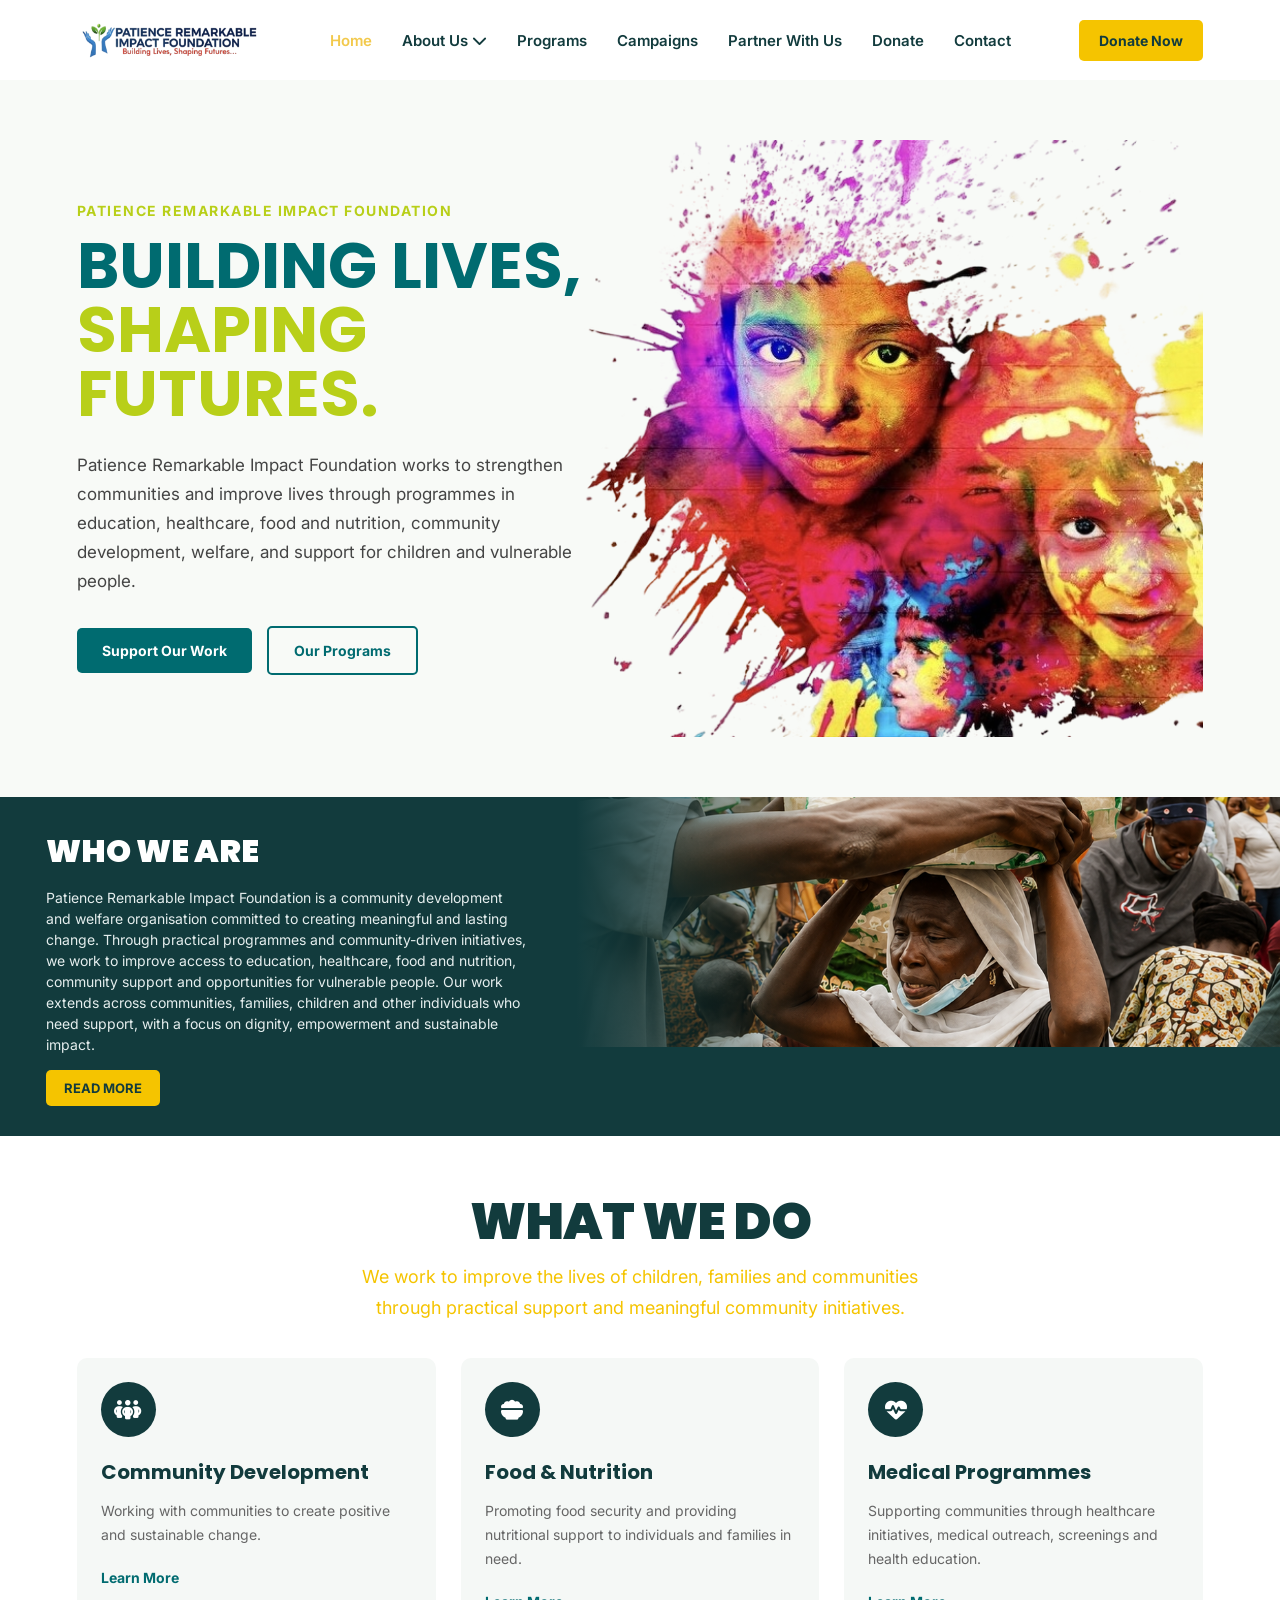
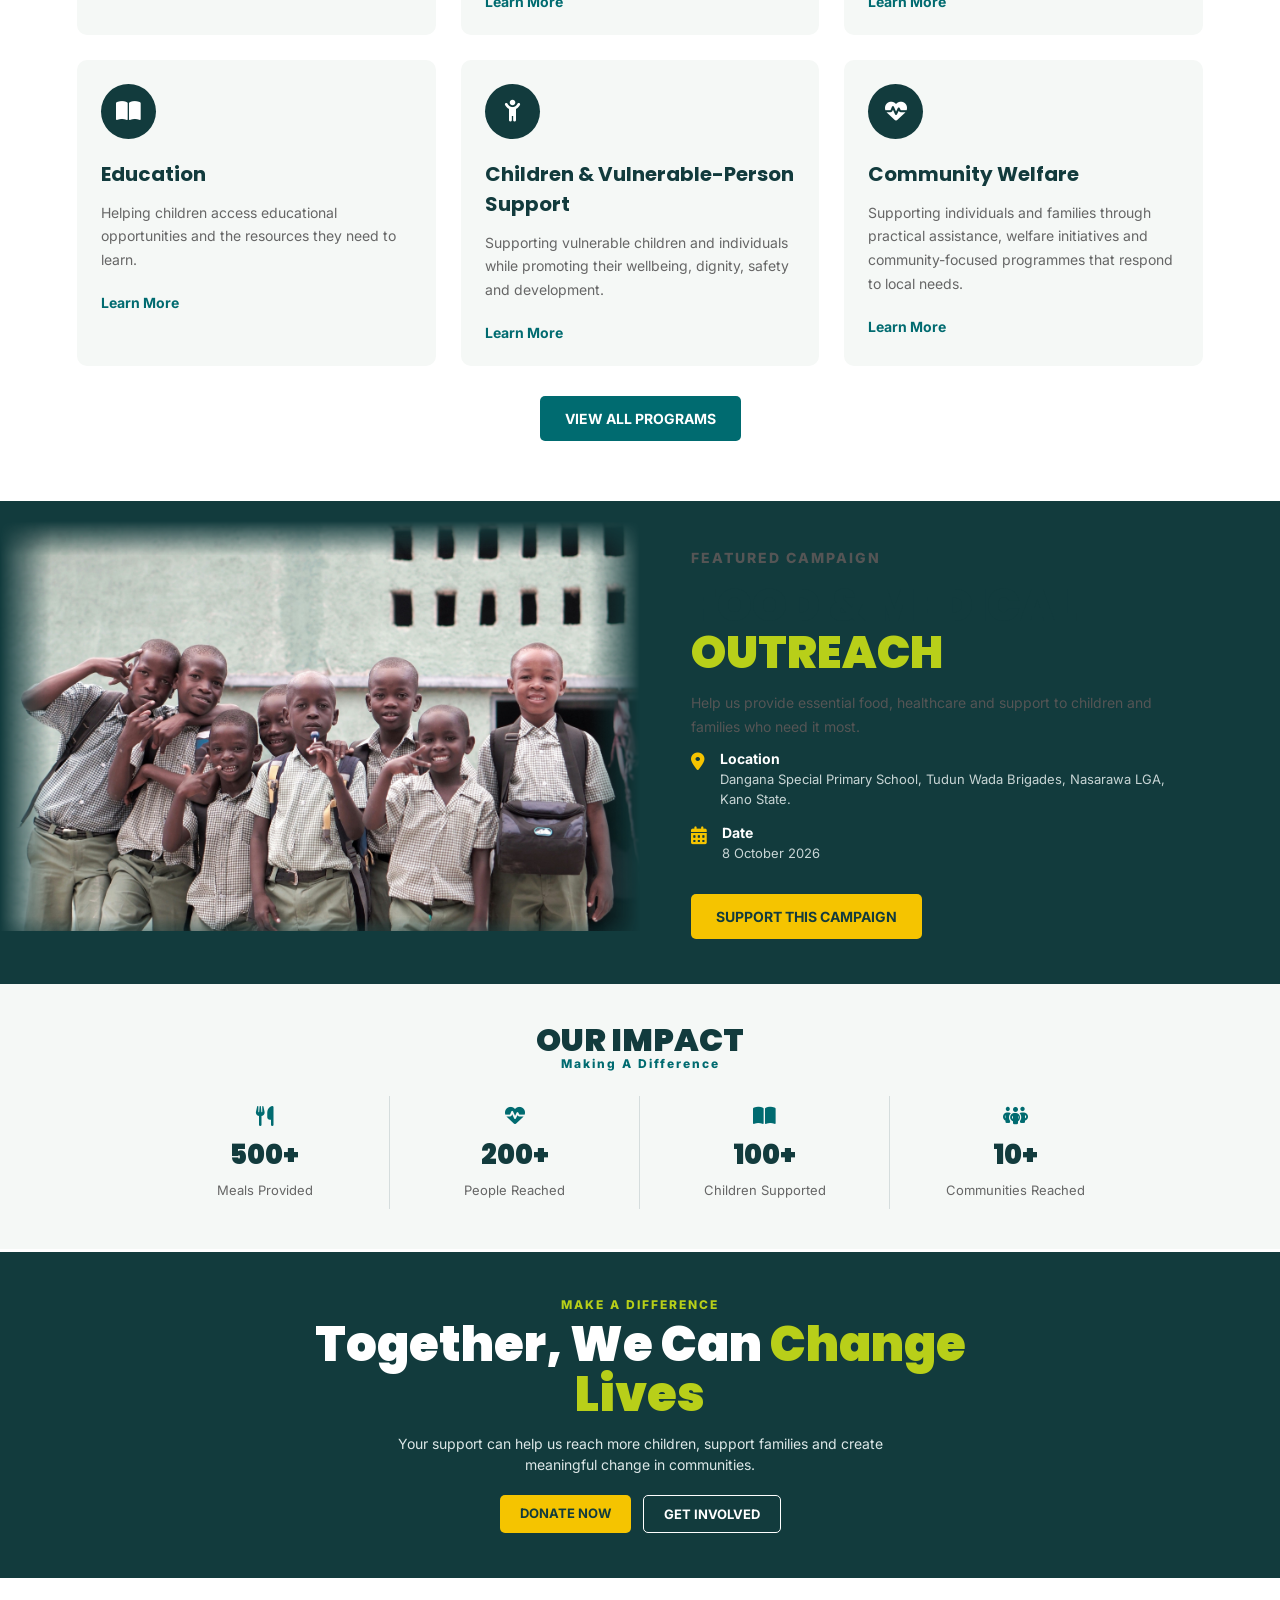
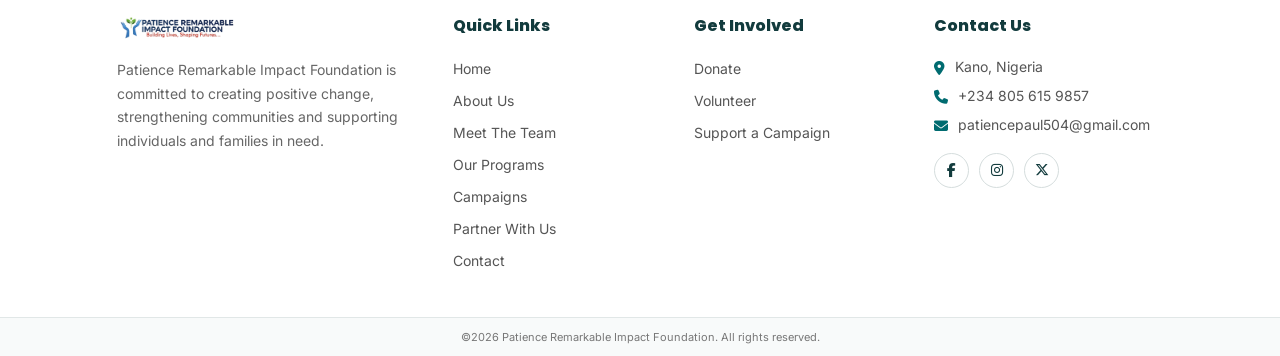
<file: index.html>
<!doctype html>
<html lang="en">
  <head>
    <meta charset="UTF-8" />
    <meta name="viewport" content="width=device-width, initial-scale=1.0" />

    <title>Patience Remarkable Impact Foundation</title>

    <meta
      name="description"
      content="Patience Remarkable Impact Foundation works to support vulnerable children and communities through meaningful programs, campaigns, and community initiatives."
    />

    <link rel="stylesheet" href="css/style.css" />

    <link
      rel="stylesheet"
      href="https://cdnjs.cloudflare.com/ajax/libs/font-awesome/6.7.2/css/all.min.css"
    />
    <link rel="preconnect" href="https://fonts.googleapis.com" />
    <link rel="preconnect" href="https://fonts.gstatic.com" crossorigin />
    <link
      href="https://fonts.googleapis.com/css2?family=Inter:wght@400;500;600;700&family=Poppins:wght@600;700;800;900&display=swap"
      rel="stylesheet"
    />
  </head>

  <body>
    <header>
      <nav class="navbar">
        <a href="index.html" class="logo">
          <img
            src="images/logo.png"
            alt="Patience Remarkable Impact Foundation logo"
          />
        </a>

        <ul class="nav-links">
          <li><a href="index.html" class="nav-index active">Home</a></li>
          <li class="dropdown">
            <a href="about.html">
              About Us
              <i class="fa-solid fa-chevron-down"></i>
            </a>

            <ul class="dropdown-menu">
              <li>
                <a href="about.html">Who We Are</a>
              </li>

              <li>
                <a href="team.html">Meet Our Team</a>
              </li>
            </ul>
          </li>
          <li><a href="programs.html">Programs</a></li>
          <li><a href="campaigns.html">Campaigns</a></li>
          <li><a href="partner.html">Partner With Us</a></li>
          <li><a href="donate.html">Donate</a></li>
          <li><a href="contact.html">Contact</a></li>
        </ul>

        <a href="donate.html" class="donate-btn"> Donate Now </a>

        <button class="menu-toggle" aria-label="Open navigation menu">
          <i class="fa-solid fa-bars"></i>
        </button>
      </nav>
    </header>

    <main>
      <section class="hero">
        <div class="hero-content">
          <p class="hero-subtitle">PATIENCE REMARKABLE IMPACT FOUNDATION</p>

          <h1>
            Building Lives,<br />
            <span>Shaping Futures.</span>
          </h1>

          <p class="hero-text">
            Patience Remarkable Impact Foundation works to strengthen
            communities and improve lives through programmes in education,
            healthcare, food and nutrition, community development, welfare, and
            support for children and vulnerable people.
          </p>

          <div class="hero-buttons">
            <a href="donate.html" class="btn btn-primary"> Support Our Work </a>

            <a href="programs.html" class="btn btn-secondary"> Our Programs </a>
          </div>
        </div>

        <div class="hero-image">
          <img
            src="images/hero-children.png"
            alt="Children supported by Patience Remarkable Impact Foundation"
          />
        </div>
      </section>

      <section class="about-preview">
        <div class="about-content">
          <h2>WHO WE ARE</h2>

          <p>
            Patience Remarkable Impact Foundation is a community development and
            welfare organisation committed to creating meaningful and lasting
            change. Through practical programmes and community-driven
            initiatives, we work to improve access to education, healthcare,
            food and nutrition, community support and opportunities for
            vulnerable people. Our work extends across communities, families,
            children and other individuals who need support, with a focus on
            dignity, empowerment and sustainable impact.
          </p>

          <a href="about.html" class="btn about-btn"> READ MORE </a>
        </div>

        <div class="about-image">
          <img
            src="images/about-children.jpg"
            alt="Children supported by Patience Remarkable Impact Foundation"
          />
        </div>
      </section>
      <section class="programs-preview">
        <div class="section-heading">
          <h2>WHAT WE DO</h2>

          <p>
            We work to improve the lives of children, families and communities
            through practical support and meaningful community initiatives.
          </p>
        </div>

        <div class="programs-grid">
          <article class="program-card">
            <div class="program-icon">
              <i class="fa-solid fa-people-group"></i>
            </div>

            <h3>Community Development</h3>

            <p>
              Working with communities to create positive and sustainable
              change.
            </p>

            <a href="programs.html"> Learn More </a>
          </article>

          <article class="program-card">
            <div class="program-icon">
              <i class="fa-solid fa-bowl-food"></i>
            </div>

            <h3>Food & Nutrition</h3>

            <p>
              Promoting food security and providing nutritional support to
              individuals and families in need.
            </p>

            <a href="programs.html"> Learn More </a>
          </article>

          <article class="program-card">
            <div class="program-icon">
              <i class="fa-solid fa-heart-pulse"></i>
            </div>

            <h3>Medical Programmes</h3>

            <p>
              Supporting communities through healthcare initiatives, medical
              outreach, screenings and health education.
            </p>

            <a href="programs.html"> Learn More </a>
          </article>

          <article class="program-card">
            <div class="program-icon">
              <i class="fa-solid fa-book-open"></i>
            </div>

            <h3>Education</h3>

            <p>
              Helping children access educational opportunities and the
              resources they need to learn.
            </p>

            <a href="programs.html"> Learn More </a>
          </article>

          <article class="program-card">
            <div class="program-icon">
              <i class="fa-solid fa-child-reaching"></i>
            </div>

            <h3>Children & Vulnerable-Person Support</h3>

            <p>
              Supporting vulnerable children and individuals while promoting
              their wellbeing, dignity, safety and development.
            </p>

            <a href="programs.html"> Learn More </a>
          </article>

          <article class="program-card">
            <div class="program-icon">
              <i class="fa-solid fa-heart-pulse"></i>
            </div>

            <h3>Community Welfare</h3>

            <p>
              Supporting individuals and families through practical assistance,
              welfare initiatives and community-focused programmes that respond
              to local needs.
            </p>

            <a href="programs.html"> Learn More </a>
          </article>
        </div>
        <div class="programs-button">
          <a href="programs.html" class="btn btn-primary">
            VIEW ALL PROGRAMS
          </a>
        </div>
      </section>
      <section class="campaign-preview">
        <div class="campaign-image">
          <img
            src="images/outreach.jpg"
            alt="Patience Remarkable Impact Foundation outreach"
          />
        </div>

        <div class="campaign-content">
          <p class="campaign-label">FEATURED CAMPAIGN</p>

          <h2>
            Food & Medical
            <span>Outreach</span>
          </h2>

          <p>
            Help us provide essential food, healthcare and support to children
            and families who need it most.
          </p>

          <div class="campaign-details">
            <div class="campaign-detail">
              <i class="fa-solid fa-location-dot"></i>

              <div>
                <strong>Location</strong>
                <p>
                  Dangana Special Primary School, Tudun Wada Brigades, Nasarawa
                  LGA, Kano State.
                </p>
              </div>
            </div>

            <div class="campaign-detail">
              <i class="fa-solid fa-calendar-days"></i>

              <div>
                <strong>Date</strong>
                <p>8 October 2026</p>
              </div>
            </div>
          </div>

          <a href="donate.html" class="btn campaign-btn">
            SUPPORT THIS CAMPAIGN
          </a>
        </div>
      </section>

      <section class="impact-section">
        <div class="impact-heading">
          <h2>OUR IMPACT</h2>

          <p>Making A Difference</p>
        </div>

        <div class="impact-stats">
          <div class="impact-stat">
            <i class="fa-solid fa-utensils"></i>

            <h3>500+</h3>

            <span>Meals Provided</span>
          </div>

          <div class="impact-stat">
            <i class="fa-solid fa-heart-pulse"></i>

            <h3>200+</h3>

            <span>People Reached</span>
          </div>

          <div class="impact-stat">
            <i class="fa-solid fa-book-open"></i>

            <h3>100+</h3>

            <span>Children Supported</span>
          </div>

          <div class="impact-stat">
            <i class="fa-solid fa-people-group"></i>

            <h3>10+</h3>

            <span>Communities Reached</span>
          </div>
        </div>
      </section>

      <section class="cta-section">
        <div class="cta-content">
          <p class="cta-label">MAKE A DIFFERENCE</p>

          <h2>
            Together, We Can
            <span>Change Lives</span>
          </h2>

          <p>
            Your support can help us reach more children, support families and
            create meaningful change in communities.
          </p>

          <div class="cta-buttons">
            <a href="donate.html" class="btn cta-primary"> DONATE NOW </a>

            <a href="contact.html" class="btn cta-secondary"> GET INVOLVED </a>
          </div>
        </div>
      </section>
    </main>

    <footer class="footer">
      <div class="footer-container">
        <!-- ABOUT -->
        <div class="footer-column footer-about">
          <img
            src="images/logo.png"
            alt="Patience Remarkable Impact Foundation"
            class="footer-logo"
          />

          <p>
           <p>
  Patience Remarkable Impact Foundation is committed to creating
  positive change, strengthening communities and supporting individuals
  and families in need.
</p>
          </p>
        </div>

        <!-- QUICK LINKS -->
        <div class="footer-column">
          <h3>Quick Links</h3>

          <ul>
            <li>
              <a href="index.html">Home</a>
            </li>

            <li>
              <a href="about.html">About Us</a>
            </li>

            <li>
              <a href="team.html">Meet The Team</a>
            </li>

            <li>
              <a href="programs.html">Our Programs</a>
            </li>

            <li>
              <a href="campaigns.html">Campaigns</a>
            </li>

            <li>
              <a href="partner.html">Partner With Us</a>
            </li>

            <li>
              <a href="contact.html">Contact</a>
            </li>
          </ul>
        </div>

        <!-- GET INVOLVED -->
        <div class="footer-column">
          <h3>Get Involved</h3>

          <ul>
            <li>
              <a href="donate.html">Donate</a>
            </li>

            <li>
              <a href="contact.html">Volunteer</a>
            </li>

            <li>
              <a href="campaigns.html">Support a Campaign</a>
            </li>
          </ul>
        </div>

        <!-- CONTACT -->
        <div class="footer-column">
          <h3>Contact Us</h3>

          <div class="footer-contact">
            <p>
              <i class="fa-solid fa-location-dot"></i>
              Kano, Nigeria
            </p>

            <p>
              <i class="fa-solid fa-phone"></i>
              +234 805 615 9857
            </p>

            <p>
              <i class="fa-solid fa-envelope"></i>
              patiencepaul504@gmail.com
            </p>
          </div>

          <div class="social-links">
            <a href="#" aria-label="Facebook">
              <i class="fa-brands fa-facebook-f"></i>
            </a>

            <a
              href="https://www.instagram.com/thepatienceimpactfoundation?utm_source=qr"
              aria-label="Instagram"
            >
              <i class="fa-brands fa-instagram"></i>
            </a>

            <a href="#" aria-label="Twitter">
              <i class="fa-brands fa-x-twitter"></i>
            </a>
          </div>
        </div>
      </div>

      <!-- COPYRIGHT -->

      <div class="footer-bottom">
        <p>
          ©<span id="current-year"> </span> Patience Remarkable Impact
          Foundation. All rights reserved.
        </p>
      </div>
    </footer>

    <script src="js/script.js"></script>
  </body>
</html>
</file>
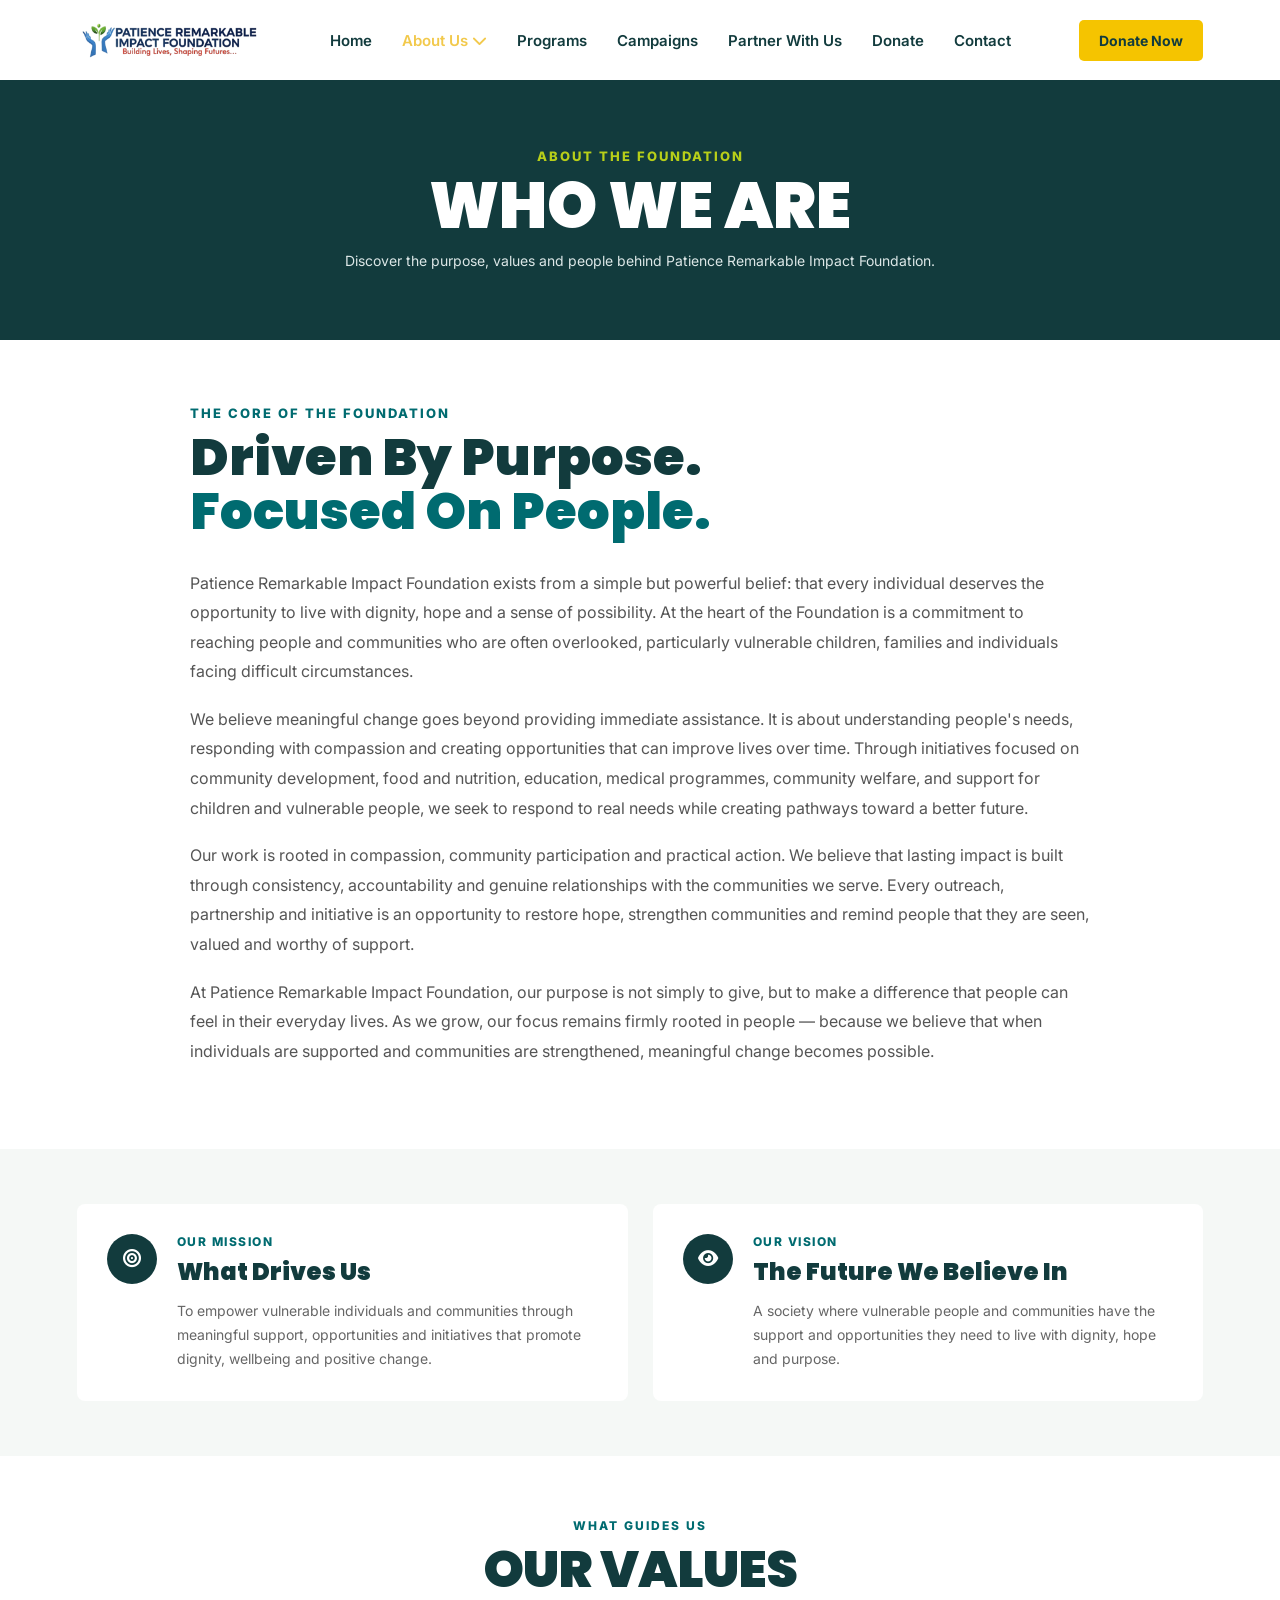
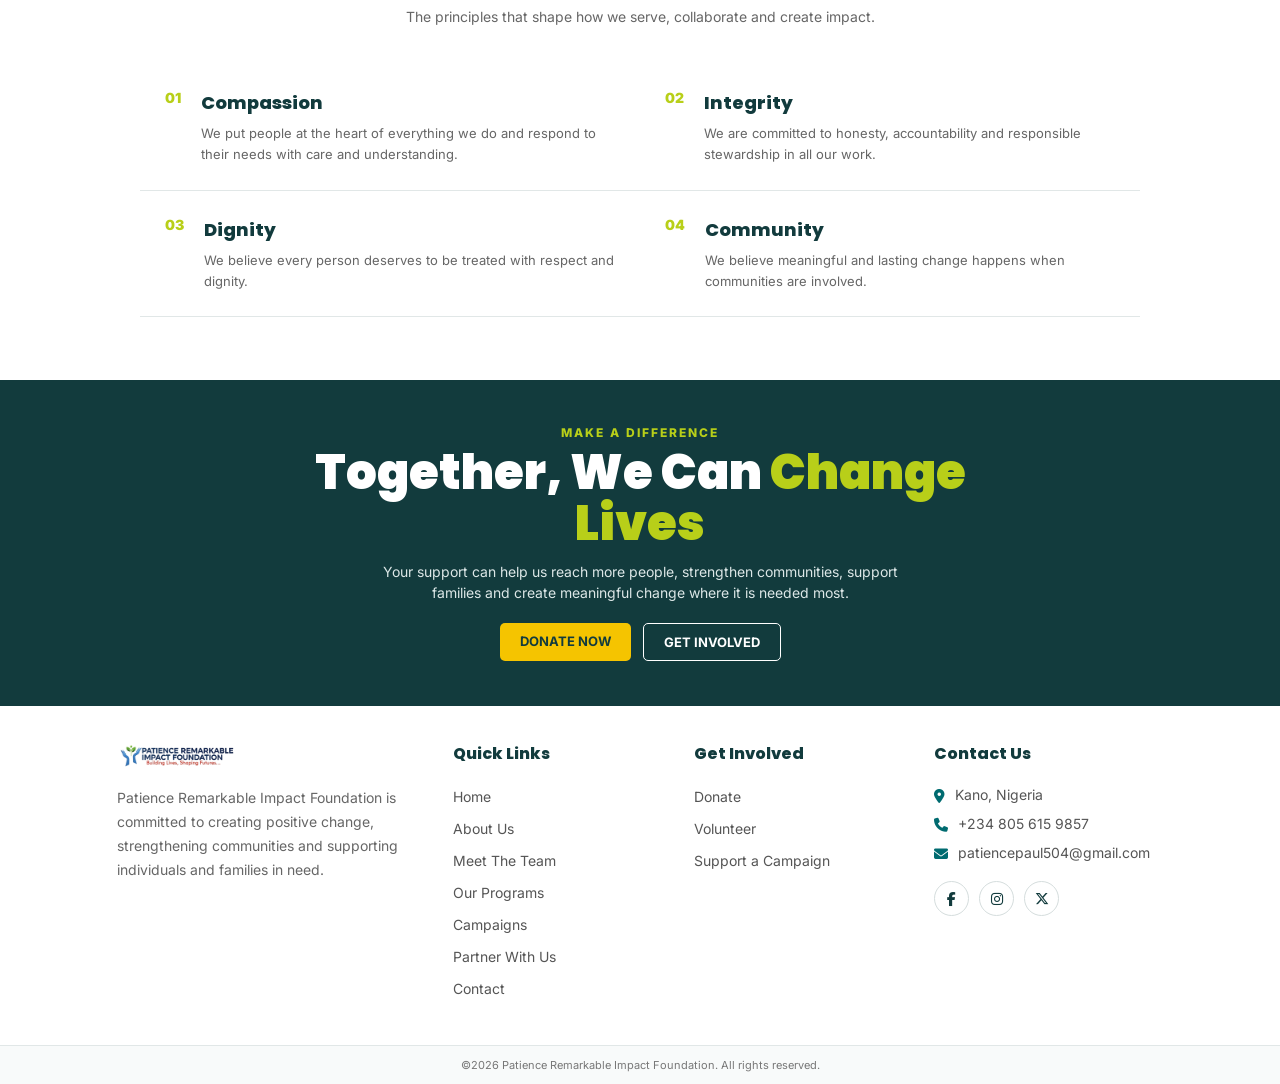
<file: about.html>
<!doctype html>
<html lang="en">
  <head>
    <meta charset="UTF-8" />

    <meta name="viewport" content="width=device-width, initial-scale=1.0" />

    <title>About Us | Patience Remarkable Impact Foundation</title>

    <meta
      name="description"
      content="Learn about Patience Remarkable Impact
       Foundation, our mission, values, and commitment 
       to creating positive change in vulnerable communities."
    />

    <link rel="stylesheet" href="css/style.css" />

    <link
      rel="stylesheet"
      href="https://cdnjs.cloudflare.com/ajax/libs/font-awesome/6.7.2/css/all.min.css"
    />

    <link rel="preconnect" href="https://fonts.googleapis.com" />
    <link rel="preconnect" href="https://fonts.gstatic.com" crossorigin />
    <link
      href="https://fonts.googleapis.com/css2?family=Inter:wght@400;500;600;700&family=Poppins:wght@600;700;800;900&display=swap"
      rel="stylesheet"
    />
  </head>

  <body>
    <header>
      <nav class="navbar">
        <a href="index.html" class="logo">
          <img
            src="images/logo.png"
            alt="Patience Remarkable Impact Foundation logo"
          />
        </a>

        <ul class="nav-links">
          <li><a href="index.html">Home</a></li>
          <li class="dropdown">
            <a href="about.html" class="nav-about active">
              About Us
              <i class="fa-solid fa-chevron-down"></i>
            </a>

            <ul class="dropdown-menu">
              <li>
                <a href="about.html">Who We Are</a>
              </li>

              <li>
                <a href="team.html">Meet Our Team</a>
              </li>
            </ul>
          </li>

          <li><a href="programs.html">Programs</a></li>
          <li><a href="campaigns.html">Campaigns</a></li>
          <li><a href="partner.html">Partner With Us</a></li>
          <li><a href="donate.html">Donate</a></li>
          <li><a href="contact.html">Contact</a></li>
        </ul>

        <a href="donate.html" class="donate-btn"> Donate Now </a>

        <button class="menu-toggle" aria-label="Open navigation menu">
          <i class="fa-solid fa-bars"></i>
        </button>
      </nav>
    </header>
    <!-- ABOUT PAGE HERO -->

    <section class="about-hero">
      <div class="about-hero-content">
        <p>ABOUT THE FOUNDATION</p>

        <h1>Who We Are</h1>

        <p>
          Discover the purpose, values and people behind Patience Remarkable
          Impact Foundation.
        </p>
      </div>
    </section>

    <!-- THE CORE OF THE FOUNDATION -->

    <section class="foundation-story">
      <div class="foundation-story-content">
        <p class="section-label">THE CORE OF THE FOUNDATION</p>

        <h2>
          Driven By Purpose.
          <span>Focused On People.</span>
        </h2>

        <p>
          Patience Remarkable Impact Foundation exists from a simple but
          powerful belief: that every individual deserves the opportunity to
          live with dignity, hope and a sense of possibility. At the heart of
          the Foundation is a commitment to reaching people and communities who
          are often overlooked, particularly vulnerable children, families and
          individuals facing difficult circumstances.
        </p>

        <p>
          We believe meaningful change goes beyond providing immediate
          assistance. It is about understanding people's needs, responding with
          compassion and creating opportunities that can improve lives over
          time. Through initiatives focused on community development, food and
          nutrition, education, medical programmes, community welfare, and
          support for children and vulnerable people, we seek to respond to real
          needs while creating pathways toward a better future.
        </p>
        <p>
          Our work is rooted in compassion, community participation and
          practical action. We believe that lasting impact is built through
          consistency, accountability and genuine relationships with the
          communities we serve. Every outreach, partnership and initiative is an
          opportunity to restore hope, strengthen communities and remind people
          that they are seen, valued and worthy of support.
        </p>

        <p>
          At Patience Remarkable Impact Foundation, our purpose is not simply to
          give, but to make a difference that people can feel in their everyday
          lives. As we grow, our focus remains firmly rooted in people — because
          we believe that when individuals are supported and communities are
          strengthened, meaningful change becomes possible.
        </p>
      </div>
    </section>

    <!-- MISSION & VISION -->

    <section class="mission-vision">
      <div class="mission-box">
        <div class="mission-icon">
          <i class="fa-solid fa-bullseye"></i>
        </div>

        <div>
          <p class="section-label">OUR MISSION</p>

          <h2>What Drives Us</h2>

          <p>
            To empower vulnerable individuals and communities through meaningful
            support, opportunities and initiatives that promote dignity,
            wellbeing and positive change.
          </p>
        </div>
      </div>

      <div class="vision-box">
        <div class="mission-icon">
          <i class="fa-solid fa-eye"></i>
        </div>

        <div>
          <p class="section-label">OUR VISION</p>

          <h2>The Future We Believe In</h2>

          <p>
            A society where vulnerable people and communities have the support
            and opportunities they need to live with dignity, hope and purpose.
          </p>
        </div>
      </div>
    </section>

    <!-- OUR VALUES -->

    <section class="foundation-values">
      <div class="section-heading">
        <p class="section-label">WHAT GUIDES US</p>

        <h2>Our Values</h2>

        <p>
          The principles that shape how we serve, collaborate and create impact.
        </p>
      </div>

      <div class="values-list">
        <div class="value-item">
          <span>01</span>

          <div>
            <h3>Compassion</h3>

            <p>
              We put people at the heart of everything we do and respond to
              their needs with care and understanding.
            </p>
          </div>
        </div>

        <div class="value-item">
          <span>02</span>

          <div>
            <h3>Integrity</h3>

            <p>
              We are committed to honesty, accountability and responsible
              stewardship in all our work.
            </p>
          </div>
        </div>

        <div class="value-item">
          <span>03</span>

          <div>
            <h3>Dignity</h3>

            <p>
              We believe every person deserves to be treated with respect and
              dignity.
            </p>
          </div>
        </div>

        <div class="value-item">
          <span>04</span>

          <div>
            <h3>Community</h3>

            <p>
              We believe meaningful and lasting change happens when communities
              are involved.
            </p>
          </div>
        </div>
      </div>
    </section>
    <section class="cta-section">
      <div class="cta-content">
        <p class="cta-label">MAKE A DIFFERENCE</p>

        <h2>
          Together, We Can
          <span>Change Lives</span>
        </h2>

        <p>
          Your support can help us reach more people, strengthen communities,
          support families and create meaningful change where it is needed most.
        </p>

        <div class="cta-buttons">
          <a href="donate.html" class="btn cta-primary"> DONATE NOW </a>

          <a href="contact.html" class="btn cta-secondary"> GET INVOLVED </a>
        </div>
      </div>
    </section>
    <!-- FOOTER -->

    <footer class="footer">
      <div class="footer-container">
        <!-- ABOUT -->
        <div class="footer-column footer-about">
          <img
            src="images/logo.png"
            alt="Patience Remarkable Impact Foundation"
            class="footer-logo"
          />

          <p>
            Patience Remarkable Impact Foundation is committed to creating
            positive change, strengthening communities and supporting
            individuals and families in need.
          </p>
        </div>

        <!-- QUICK LINKS -->
        <div class="footer-column">
          <h3>Quick Links</h3>

          <ul>
            <li>
              <a href="index.html">Home</a>
            </li>

            <li>
              <a href="about.html">About Us</a>
            </li>

            <li>
              <a href="team.html">Meet The Team</a>
            </li>

            <li>
              <a href="programs.html">Our Programs</a>
            </li>

            <li>
              <a href="campaigns.html">Campaigns</a>
            </li>

            <li>
              <a href="partner.html">Partner With Us</a>
            </li>

            <li>
              <a href="contact.html">Contact</a>
            </li>
          </ul>
        </div>

        <!-- GET INVOLVED -->
        <div class="footer-column">
          <h3>Get Involved</h3>

          <ul>
            <li>
              <a href="donate.html">Donate</a>
            </li>

            <li>
              <a href="contact.html">Volunteer</a>
            </li>

            <li>
              <a href="campaigns.html">Support a Campaign</a>
            </li>
          </ul>
        </div>

        <!-- CONTACT -->
        <div class="footer-column">
          <h3>Contact Us</h3>

          <div class="footer-contact">
            <p>
              <i class="fa-solid fa-location-dot"></i>
              Kano, Nigeria
            </p>

            <p>
              <i class="fa-solid fa-phone"></i>
              +234 805 615 9857
            </p>

            <p>
              <i class="fa-solid fa-envelope"></i>
              patiencepaul504@gmail.com
            </p>
          </div>

          <div class="social-links">
            <a href="#" aria-label="Facebook">
              <i class="fa-brands fa-facebook-f"></i>
            </a>

            <a
              href="https://www.instagram.com/thepatienceimpactfoundation?utm_source=qr"
              aria-label="Instagram"
            >
              <i class="fa-brands fa-instagram"></i>
            </a>

            <a href="#" aria-label="Twitter">
              <i class="fa-brands fa-x-twitter"></i>
            </a>
          </div>
        </div>
      </div>

      <!-- COPYRIGHT -->

      <div class="footer-bottom">
        <p>
          ©<span id="current-year"> </span> Patience Remarkable Impact
          Foundation. All rights reserved.
        </p>
      </div>
    </footer>
    <script src="js/script.js"></script>
  </body>
</html>
</file>
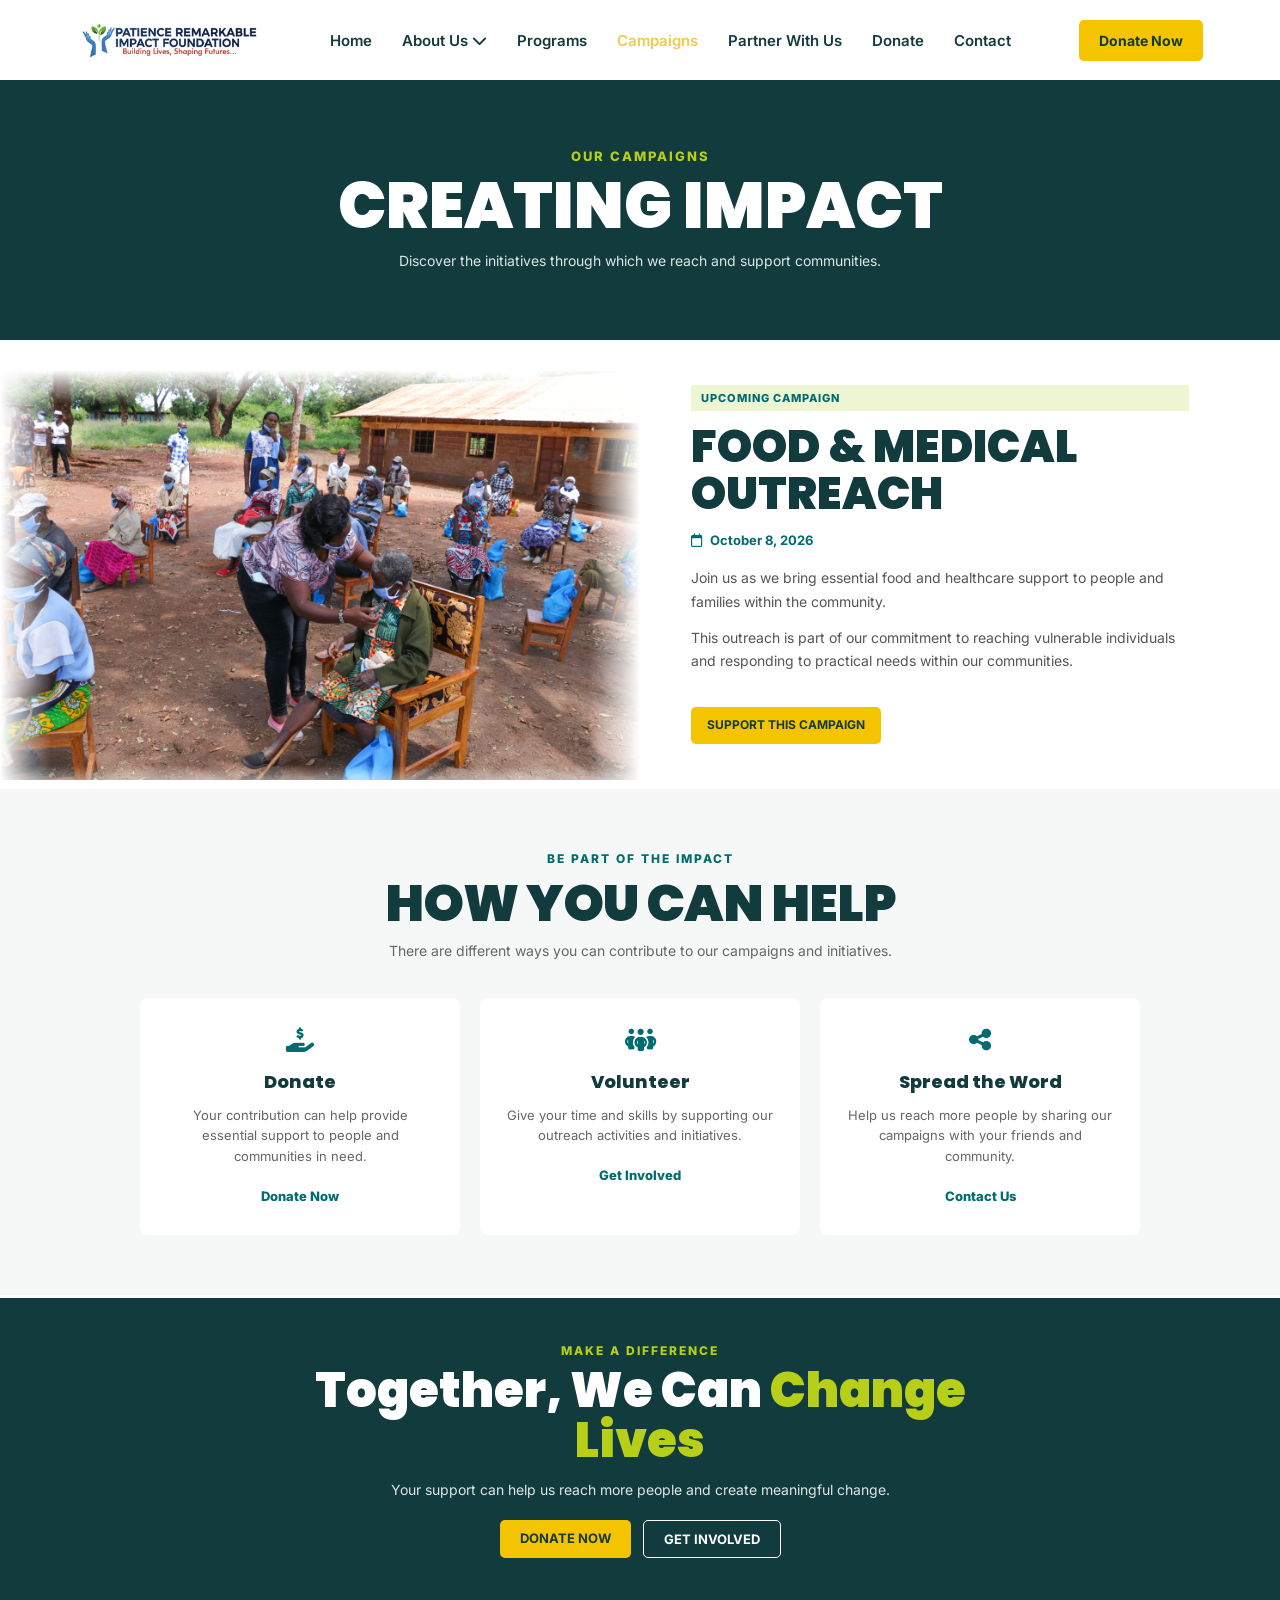
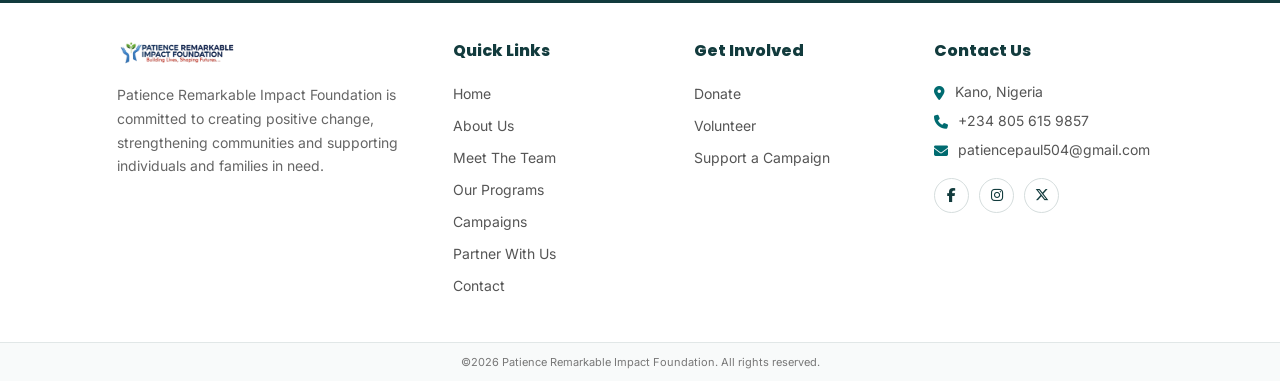
<file: campaigns.html>
<!doctype html>
<html lang="en">
  <head>
    <meta charset="UTF-8" />

    <meta name="viewport" content="width=device-width, initial-scale=1.0" />

    <title>Campaigns | Patience Remarkable Impact Foundation</title>
    <meta
      name="description"
      content="Discover upcoming campaigns and initiatives by Patience Remarkable Impact Foundation and find ways to support our work."
    />

    <link rel="stylesheet" href="css/style.css" />

    <link
      rel="stylesheet"
      href="https://cdnjs.cloudflare.com/ajax/libs/font-awesome/6.7.2/css/all.min.css"
    />

    <link rel="preconnect" href="https://fonts.googleapis.com" />
    <link rel="preconnect" href="https://fonts.gstatic.com" crossorigin />
    <link
      href="https://fonts.googleapis.com/css2?family=Inter:wght@400;500;600;700&family=Poppins:wght@600;700;800;900&display=swap"
      rel="stylesheet"
    />
  </head>

  <body>
    <header>
      <nav class="navbar">
        <a href="index.html" class="logo">
          <img
            src="images/logo.png"
            alt="Patience Remarkable Impact Foundation logo"
          />
        </a>

        <ul class="nav-links">
          <li><a href="index.html">Home</a></li>
          <li class="dropdown">
            <a href="about.html">
              About Us
              <i class="fa-solid fa-chevron-down"></i>
            </a>

            <ul class="dropdown-menu">
              <li>
                <a href="about.html">Who We Are</a>
              </li>

              <li>
                <a href="team.html">Meet Our Team</a>
              </li>
            </ul>
          </li>
          <li><a href="programs.html">Programs</a></li>
          <li>
            <a href="campaigns.html" class="nav-campaigns active">Campaigns</a>
          </li>
          <li><a href="partner.html">Partner With Us</a></li>
          <li><a href="donate.html">Donate</a></li>
          <li><a href="contact.html">Contact</a></li>
        </ul>

        <a href="donate.html" class="donate-btn"> Donate Now </a>

        <button class="menu-toggle" aria-label="Open navigation menu">
          <i class="fa-solid fa-bars"></i>
        </button>
      </nav>
    </header>

    <!-- CAMPAIGNS HERO -->

    <section class="campaigns-hero">
      <div class="campaigns-hero-content">
        <p>OUR CAMPAIGNS</p>

        <h1>Creating Impact</h1>

        <p>
          Discover the initiatives through which we reach and support
          communities.
        </p>
      </div>
    </section>

    <!-- FEATURED CAMPAIGN -->

    <section class="featured-campaign">
      <div class="campaign-image">
        <img
          src="images/food-medical-outreach.jpg"
          alt="Food and medical outreach"
        />
      </div>

      <div class="campaign-content">
        <span class="campaign-status"> UPCOMING CAMPAIGN </span>

        <h2>Food & Medical Outreach</h2>

        <div class="campaign-date">
          <i class="fa-regular fa-calendar"></i>

          <span>October 8, 2026</span>
        </div>

        <p>
          Join us as we bring essential food and healthcare support to people
          and families within the community.
        </p>

        <p>
          This outreach is part of our commitment to reaching vulnerable
          individuals and responding to practical needs within our communities.
        </p>

        <div class="campaign-actions">
          <a href="donate.html" class="btn cta-primary">
            SUPPORT THIS CAMPAIGN
          </a>

          <a href="contact.html" class="btn cta-secondary"> GET INVOLVED </a>
        </div>
      </div>
    </section>

    <!-- HOW YOU CAN HELP -->

    <section class="campaign-help">
      <div class="section-heading">
        <p class="section-label">BE PART OF THE IMPACT</p>

        <h2>How You Can Help</h2>

        <p>
          There are different ways you can contribute to our campaigns and
          initiatives.
        </p>
      </div>

      <div class="help-grid">
        <div class="help-card">
          <i class="fa-solid fa-hand-holding-dollar"></i>

          <h3>Donate</h3>

          <p>
            Your contribution can help provide essential support to people and
            communities in need.
          </p>

          <a href="donate.html"> Donate Now </a>
        </div>

        <div class="help-card">
          <i class="fa-solid fa-people-group"></i>

          <h3>Volunteer</h3>

          <p>
            Give your time and skills by supporting our outreach activities and
            initiatives.
          </p>

          <a href="contact.html"> Get Involved </a>
        </div>

        <div class="help-card">
          <i class="fa-solid fa-share-nodes"></i>

          <h3>Spread the Word</h3>

          <p>
            Help us reach more people by sharing our campaigns with your friends
            and community.
          </p>

          <a href="contact.html"> Contact Us </a>
        </div>
      </div>
    </section>

    <!-- CTA -->

    <section class="cta-section">
      <div class="cta-content">
        <p class="cta-label">MAKE A DIFFERENCE</p>

        <h2>
          Together, We Can
          <span>Change Lives</span>
        </h2>

        <p>
          Your support can help us reach more people and create meaningful
          change.
        </p>

        <div class="cta-buttons">
          <a href="donate.html" class="btn cta-primary"> DONATE NOW </a>

          <a href="contact.html" class="btn cta-secondary"> GET INVOLVED </a>
        </div>
      </div>
    </section>

    <!-- FOOTER -->

    <footer class="footer">
      <div class="footer-container">
        <!-- ABOUT -->
        <div class="footer-column footer-about">
          <img
            src="images/logo.png"
            alt="Patience Remarkable Impact Foundation"
            class="footer-logo"
          />

          <p>
            Patience Remarkable Impact Foundation is committed to creating
            positive change, strengthening communities and supporting
            individuals and families in need.
          </p>
        </div>

        <!-- QUICK LINKS -->
        <div class="footer-column">
          <h3>Quick Links</h3>

          <ul>
            <li>
              <a href="index.html">Home</a>
            </li>

            <li>
              <a href="about.html">About Us</a>
            </li>

            <li>
              <a href="team.html">Meet The Team</a>
            </li>

            <li>
              <a href="programs.html">Our Programs</a>
            </li>

            <li>
              <a href="campaigns.html">Campaigns</a>
            </li>

            <li>
              <a href="partner.html">Partner With Us</a>
            </li>

            <li>
              <a href="contact.html">Contact</a>
            </li>
          </ul>
        </div>

        <!-- GET INVOLVED -->
        <div class="footer-column">
          <h3>Get Involved</h3>

          <ul>
            <li>
              <a href="donate.html">Donate</a>
            </li>

            <li>
              <a href="contact.html">Volunteer</a>
            </li>

            <li>
              <a href="campaigns.html">Support a Campaign</a>
            </li>
          </ul>
        </div>

        <!-- CONTACT -->
        <div class="footer-column">
          <h3>Contact Us</h3>

          <div class="footer-contact">
            <p>
              <i class="fa-solid fa-location-dot"></i>
              Kano, Nigeria
            </p>

            <p>
              <i class="fa-solid fa-phone"></i>
              +234 805 615 9857
            </p>

            <p>
              <i class="fa-solid fa-envelope"></i>
              patiencepaul504@gmail.com
            </p>
          </div>

          <div class="social-links">
            <a href="#" aria-label="Facebook">
              <i class="fa-brands fa-facebook-f"></i>
            </a>

            <a
              href="https://www.instagram.com/thepatienceimpactfoundation?utm_source=qr"
              aria-label="Instagram"
            >
              <i class="fa-brands fa-instagram"></i>
            </a>

            <a href="#" aria-label="Twitter">
              <i class="fa-brands fa-x-twitter"></i>
            </a>
          </div>
        </div>
      </div>

      <!-- COPYRIGHT -->

      <div class="footer-bottom">
        <p>
          ©<span id="current-year"> </span> Patience Remarkable Impact
          Foundation. All rights reserved.
        </p>
      </div>
    </footer>
    <script src="js/script.js"></script>
  </body>
</html>
</file>
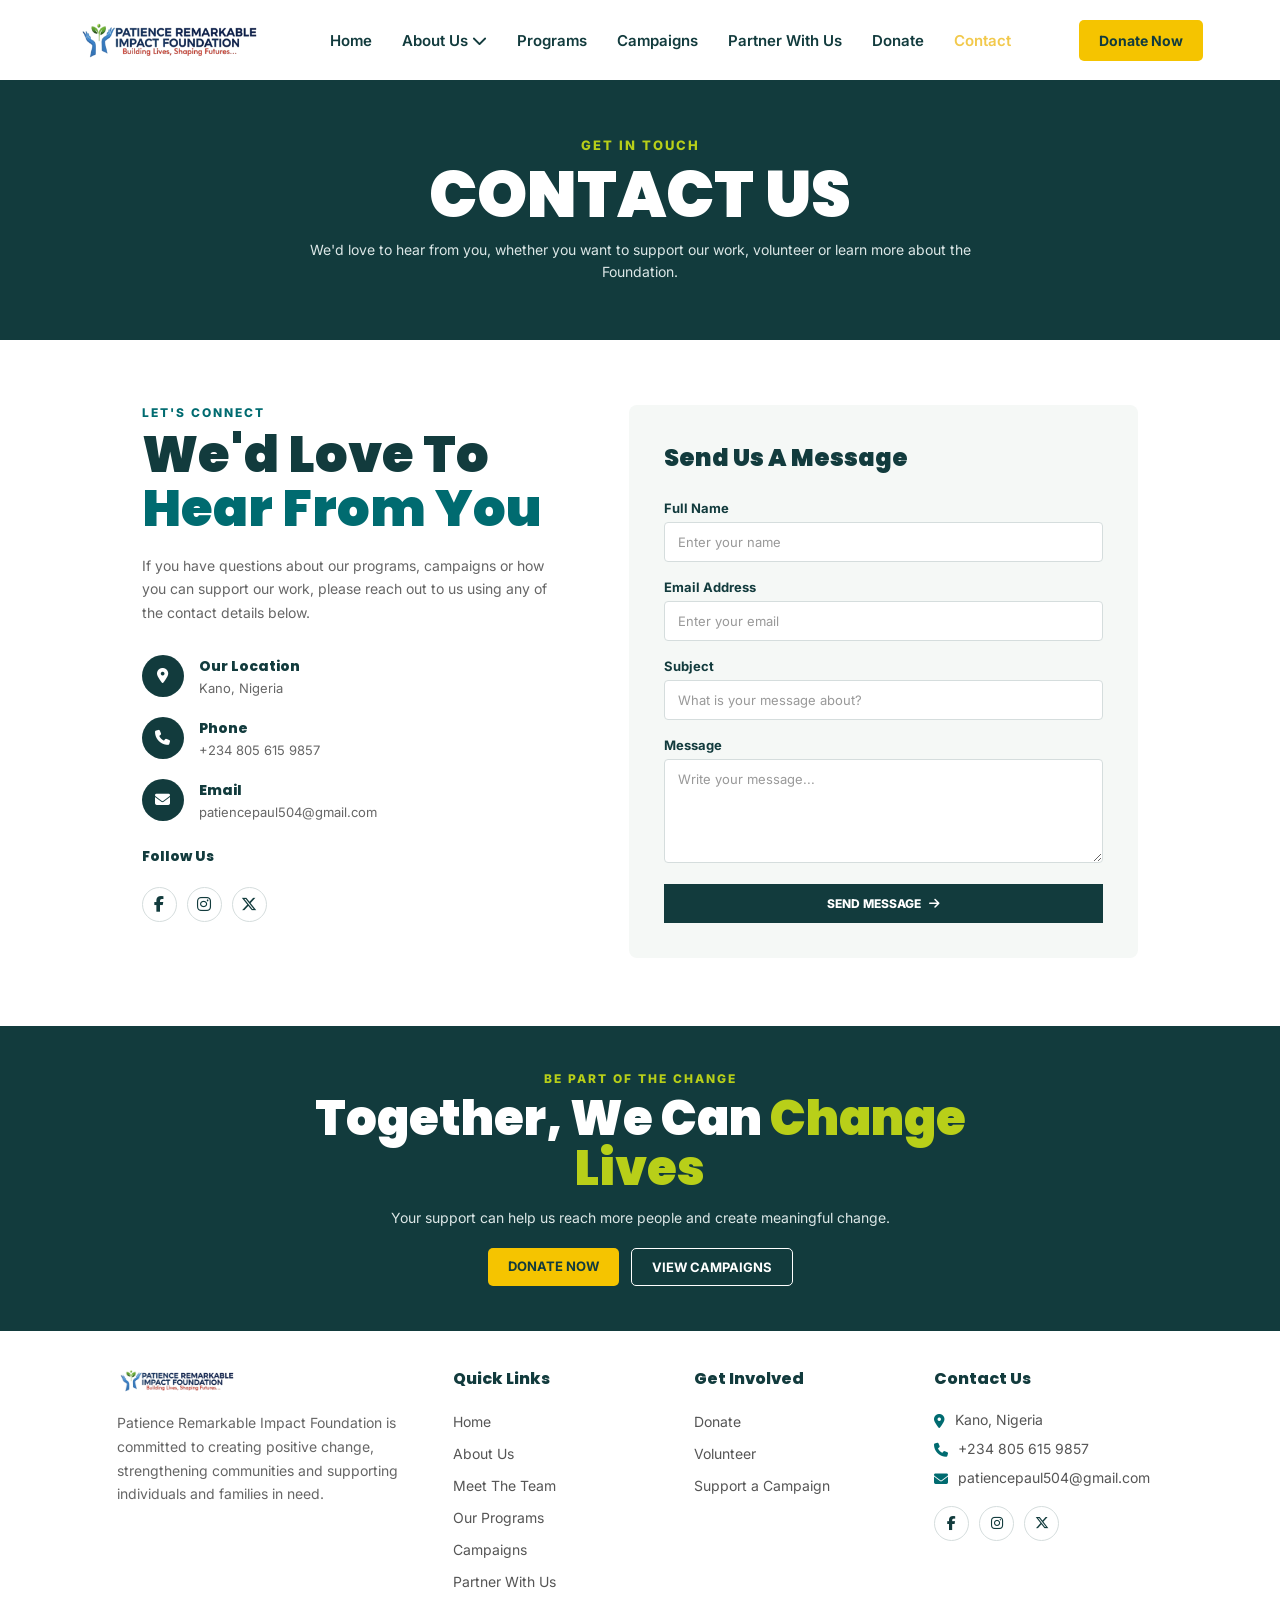
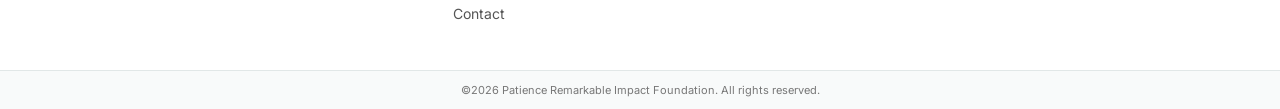
<file: contact.html>
<!doctype html>
<html lang="en">
  <head>
    <meta charset="UTF-8" />

    <meta name="viewport" content="width=device-width, initial-scale=1.0" />

    <title>Contact Us | Patience Remarkable Impact Foundation</title>
    <meta
      name="description"
      content="Contact Patience Remarkable Impact Foundation to learn more, volunteer, support our work, or get involved in our community initiatives."
    />

    <link rel="stylesheet" href="css/style.css" />

    <link
      rel="stylesheet"
      href="https://cdnjs.cloudflare.com/ajax/libs/font-awesome/6.7.2/css/all.min.css"
    />
    <link rel="preconnect" href="https://fonts.googleapis.com" />
    <link rel="preconnect" href="https://fonts.gstatic.com" crossorigin />
    <link
      href="https://fonts.googleapis.com/css2?family=Inter:wght@400;500;600;700&family=Poppins:wght@600;700;800;900&display=swap"
      rel="stylesheet"
    />
  </head>

  <body>
    <header>
      <nav class="navbar">
        <a href="index.html" class="logo">
          <img
            src="images/logo.png"
            alt="Patience Remarkable Impact Foundation logo"
          />
        </a>

        <ul class="nav-links">
          <li><a href="index.html">Home</a></li>
          <li class="dropdown">
            <a href="about.html">
              About Us
              <i class="fa-solid fa-chevron-down"></i>
            </a>

            <ul class="dropdown-menu">
              <li>
                <a href="about.html">Who We Are</a>
              </li>

              <li>
                <a href="team.html">Meet Our Team</a>
              </li>
            </ul>
          </li>
          <li><a href="programs.html">Programs</a></li>
          <li><a href="campaigns.html">Campaigns</a></li>
          <li><a href="partner.html">Partner With Us</a></li>
          <li><a href="donate.html">Donate</a></li>
          <li><a href="contact.html" class="nav-contact active">Contact</a></li>
        </ul>

        <a href="donate.html" class="donate-btn"> Donate Now </a>

        <button class="menu-toggle" aria-label="Open navigation menu">
          <i class="fa-solid fa-bars"></i>
        </button>
      </nav>
    </header>
    <!-- CONTACT HERO -->

    <section class="contact-hero">
      <div class="contact-hero-content">
        <p>GET IN TOUCH</p>

        <h1>Contact Us</h1>

        <p>
          We'd love to hear from you, whether you want to support our work,
          volunteer or learn more about the Foundation.
        </p>
      </div>
    </section>

    <!-- CONTACT SECTION -->

    <section class="contact-section">
      <div class="contact-info">
        <p class="section-label">LET'S CONNECT</p>

        <h2>
          We'd Love To
          <span>Hear From You</span>
        </h2>

        <p class="contact-description">
          If you have questions about our programs, campaigns or how you can
          support our work, please reach out to us using any of the contact
          details below.
        </p>

        <!-- LOCATION -->

        <div class="contact-item">
          <div class="contact-icon">
            <i class="fa-solid fa-location-dot"></i>
          </div>

          <div>
            <h3>Our Location</h3>

            <p>Kano, Nigeria</p>
          </div>
        </div>

        <!-- PHONE -->

        <div class="contact-item">
          <div class="contact-icon">
            <i class="fa-solid fa-phone"></i>
          </div>

          <div>
            <h3>Phone</h3>

            <p>+234 805 615 9857</p>
          </div>
        </div>

        <!-- EMAIL -->

        <div class="contact-item">
          <div class="contact-icon">
            <i class="fa-solid fa-envelope"></i>
          </div>

          <div>
            <h3>Email</h3>

            <p>patiencepaul504@gmail.com</p>
          </div>
        </div>

        <!-- SOCIAL -->

        <div class="contact-social">
          <h3>Follow Us</h3>

          <div class="social-links">
            <a href="#" aria-label="Facebook">
              <i class="fa-brands fa-facebook-f"></i>
            </a>

            <a
              href="https://www.instagram.com/thepatienceimpactfoundation?utm_source=qr"
              aria-label="Instagram"
            >
              <i class="fa-brands fa-instagram"></i>
            </a>

            <a href="#" aria-label="X">
              <i class="fa-brands fa-x-twitter"></i>
            </a>
          </div>
        </div>
      </div>

      <!-- CONTACT FORM -->

      <div class="contact-form-wrapper">
        <form
          class="contact-form"
          action="https://formsubmit.co/nasirubadriyya@gmail.com"
          method="POST"
        >
          <h2>Send Us A Message</h2>

          <div class="form-group">
            <label for="name"> Full Name </label>

            <input
              type="text"
              id="name"
              name="name"
              required
              placeholder="Enter your name"
            />
          </div>

          <div class="form-group">
            <label for="email"> Email Address </label>

            <input
              type="email"
              id="email"
              name="email"
              placeholder="Enter your email"
              required
            />
          </div>

          <div class="form-group">
            <label for="subject"> Subject </label>

            <input
              type="text"
              id="subject"
              name="_subject"
              placeholder="What is your message about?"
              required
            />
          </div>

          <div class="form-group">
            <label for="message"> Message </label>

            <textarea
              id="message"
              name="message"
              rows="5"
              placeholder="Write your message..."
              required
            ></textarea>
          </div>

          <button type="submit" class="contact-submit">
            SEND MESSAGE
            <i class="fa-solid fa-arrow-right"></i>
          </button>
        </form>
      </div>
    </section>

    <!-- CTA -->

    <section class="cta-section">
      <div class="cta-content">
        <p class="cta-label">BE PART OF THE CHANGE</p>

        <h2>
          Together, We Can
          <span>Change Lives</span>
        </h2>

        <p>
          Your support can help us reach more people and create meaningful
          change.
        </p>

        <div class="cta-buttons">
          <a href="donate.html" class="btn cta-primary"> DONATE NOW </a>

          <a href="campaigns.html" class="btn cta-secondary">
            VIEW CAMPAIGNS
          </a>
        </div>
      </div>
    </section>

    <!-- FOOTER -->

    <footer class="footer">
      <div class="footer-container">
        <!-- ABOUT -->
        <div class="footer-column footer-about">
          <img
            src="images/logo.png"
            alt="Patience Remarkable Impact Foundation"
            class="footer-logo"
          />

          <p>
            Patience Remarkable Impact Foundation is committed to creating
            positive change, strengthening communities and supporting
            individuals and families in need.
          </p>
        </div>

        <!-- QUICK LINKS -->
        <div class="footer-column">
          <h3>Quick Links</h3>

          <ul>
            <li>
              <a href="index.html">Home</a>
            </li>

            <li>
              <a href="about.html">About Us</a>
            </li>

            <li>
              <a href="team.html">Meet The Team</a>
            </li>

            <li>
              <a href="programs.html">Our Programs</a>
            </li>

            <li>
              <a href="campaigns.html">Campaigns</a>
            </li>

            <li>
              <a href="partner.html">Partner With Us</a>
            </li>

            <li>
              <a href="contact.html">Contact</a>
            </li>
          </ul>
        </div>

        <!-- GET INVOLVED -->
        <div class="footer-column">
          <h3>Get Involved</h3>

          <ul>
            <li>
              <a href="donate.html">Donate</a>
            </li>

            <li>
              <a href="contact.html">Volunteer</a>
            </li>

            <li>
              <a href="campaigns.html">Support a Campaign</a>
            </li>
          </ul>
        </div>

        <!-- CONTACT -->
        <div class="footer-column">
          <h3>Contact Us</h3>

          <div class="footer-contact">
            <p>
              <i class="fa-solid fa-location-dot"></i>
              Kano, Nigeria
            </p>

            <p>
              <i class="fa-solid fa-phone"></i>
              +234 805 615 9857
            </p>

            <p>
              <i class="fa-solid fa-envelope"></i>
              patiencepaul504@gmail.com
            </p>
          </div>

          <div class="social-links">
            <a href="#" aria-label="Facebook">
              <i class="fa-brands fa-facebook-f"></i>
            </a>

            <a
              href="https://www.instagram.com/thepatienceimpactfoundation?utm_source=qr"
              aria-label="Instagram"
            >
              <i class="fa-brands fa-instagram"></i>
            </a>

            <a href="#" aria-label="Twitter">
              <i class="fa-brands fa-x-twitter"></i>
            </a>
          </div>
        </div>
      </div>

      <!-- COPYRIGHT -->

      <div class="footer-bottom">
        <p>
          ©<span id="current-year"> </span> Patience Remarkable Impact
          Foundation. All rights reserved.
        </p>
      </div>
    </footer>
    <script src="js/script.js"></script>
  </body>
</html>
</file>
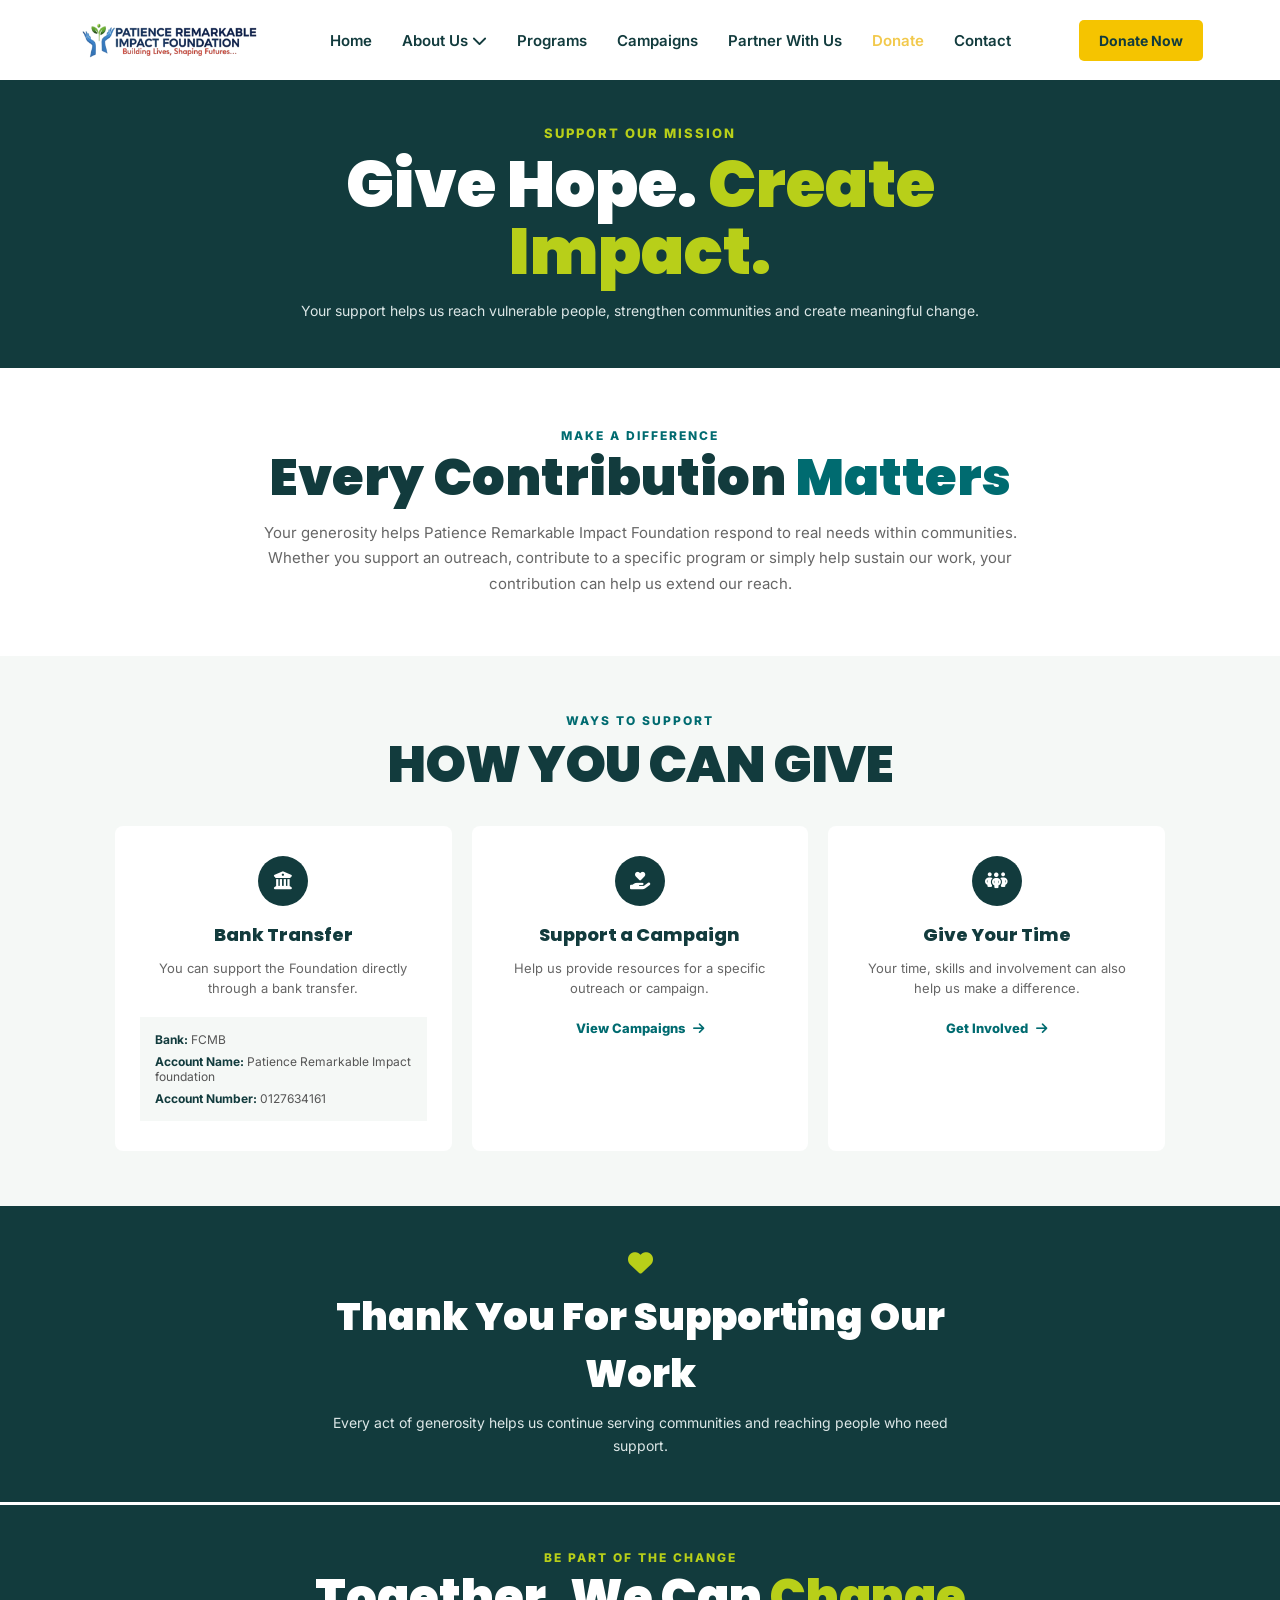
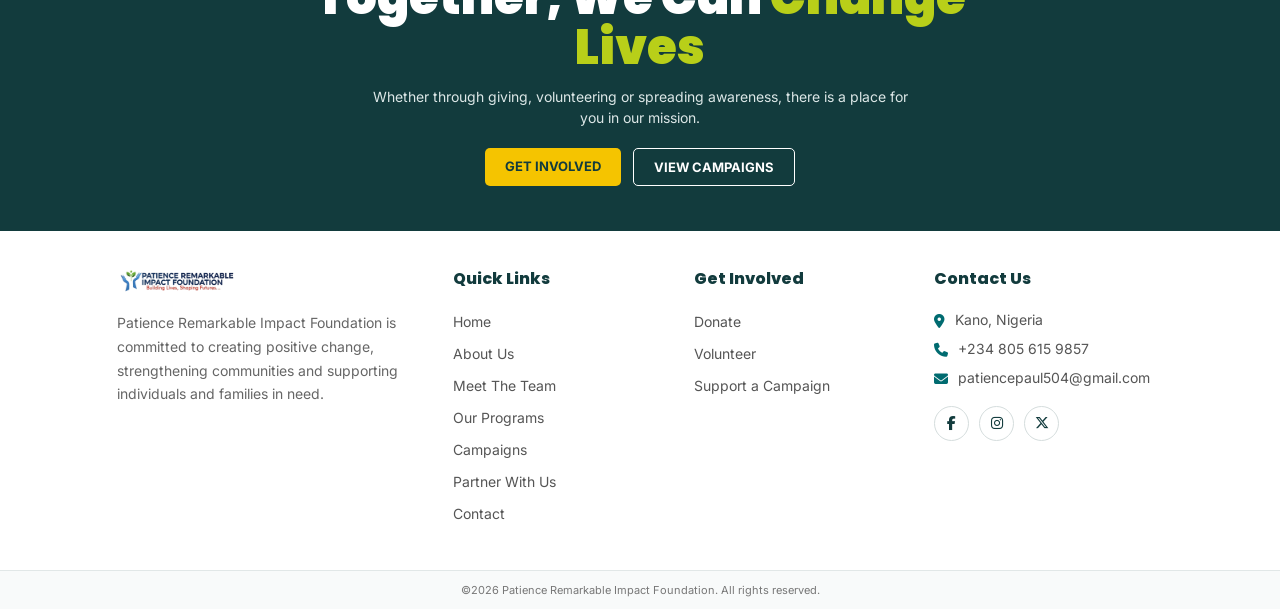
<file: donate.html>
<!doctype html>
<html lang="en">
  <head>
    <meta charset="UTF-8" />

    <meta name="viewport" content="width=device-width, initial-scale=1.0" />

    <title>Donate | Patience Remarkable Impact Foundation</title>
    <meta
      name="description"
      content="Support Patience Remarkable Impact Foundation and help us create meaningful change for vulnerable children and communities."
    />

    <link rel="stylesheet" href="css/style.css" />

    <link
      rel="stylesheet"
      href="https://cdnjs.cloudflare.com/ajax/libs/font-awesome/6.7.2/css/all.min.css"
    />
    <link rel="preconnect" href="https://fonts.googleapis.com" />
    <link rel="preconnect" href="https://fonts.gstatic.com" crossorigin />
    <link
      href="https://fonts.googleapis.com/css2?family=Inter:wght@400;500;600;700&family=Poppins:wght@600;700;800;900&display=swap"
      rel="stylesheet"
    />
  </head>

  <body>
    <header>
      <nav class="navbar">
        <a href="index.html" class="logo">
          <img
            src="images/logo.png"
            alt="Patience Remarkable Impact Foundation logo"
          />
        </a>

        <ul class="nav-links">
          <li><a href="index.html">Home</a></li>
          <li class="dropdown">
            <a href="about.html">
              About Us
              <i class="fa-solid fa-chevron-down"></i>
            </a>

            <ul class="dropdown-menu">
              <li>
                <a href="about.html">Who We Are</a>
              </li>

              <li>
                <a href="team.html">Meet Our Team</a>
              </li>
            </ul>
          </li>
          <li><a href="programs.html">Programs</a></li>
          <li><a href="campaigns.html">Campaigns</a></li>
          <li><a href="partner.html">Partner With Us</a></li>
          <li><a href="donate.html" class="nav-donate active">Donate</a></li>
          <li><a href="contact.html">Contact</a></li>
        </ul>

        <a href="donate.html" class="donate-btn"> Donate Now </a>
        <button class="menu-toggle" aria-label="Open navigation menu">
          <i class="fa-solid fa-bars"></i>
        </button>
      </nav>
    </header>

    <!-- DONATE HERO -->

    <section class="donate-hero">
      <div class="donate-hero-content">
        <p>SUPPORT OUR MISSION</p>

        <h1>
          Give Hope.
          <span>Create Impact.</span>
        </h1>

        <p>
          Your support helps us reach vulnerable people, strengthen communities
          and create meaningful change.
        </p>
      </div>
    </section>

    <!-- DONATION INTRO -->

    <section class="donate-intro">
      <div class="donate-intro-content">
        <p class="section-label">MAKE A DIFFERENCE</p>

        <h2>
          Every Contribution
          <span>Matters</span>
        </h2>

        <p>
          Your generosity helps Patience Remarkable Impact Foundation respond to
          real needs within communities. Whether you support an outreach,
          contribute to a specific program or simply help sustain our work, your
          contribution can help us extend our reach.
        </p>
      </div>
    </section>

    <!-- WAYS TO GIVE -->

    <section class="ways-to-give">
      <div class="section-heading">
        <p class="section-label">WAYS TO SUPPORT</p>

        <h2>How You Can Give</h2>
      </div>

      <div class="donation-options">
        <!-- BANK TRANSFER -->

        <div class="donation-card">
          <div class="donation-icon">
            <i class="fa-solid fa-building-columns"></i>
          </div>

          <h3>Bank Transfer</h3>

          <p>
            You can support the Foundation directly through a bank transfer.
          </p>

          <div class="bank-details">
            <p>
              <strong>Bank:</strong>
              FCMB
            </p>

            <p>
              <strong>Account Name:</strong>
              Patience Remarkable Impact foundation
            </p>

            <p>
              <strong>Account Number:</strong>
              0127634161
            </p>
          </div>
        </div>

        <!-- CAMPAIGN SUPPORT -->

        <div class="donation-card">
          <div class="donation-icon">
            <i class="fa-solid fa-hand-holding-heart"></i>
          </div>

          <h3>Support a Campaign</h3>

          <p>Help us provide resources for a specific outreach or campaign.</p>

          <a href="campaigns.html" class="donation-link">
            View Campaigns
            <i class="fa-solid fa-arrow-right"></i>
          </a>
        </div>

        <!-- GET INVOLVED -->

        <div class="donation-card">
          <div class="donation-icon">
            <i class="fa-solid fa-people-group"></i>
          </div>

          <h3>Give Your Time</h3>

          <p>
            Your time, skills and involvement can also help us make a
            difference.
          </p>

          <a href="contact.html" class="donation-link">
            Get Involved
            <i class="fa-solid fa-arrow-right"></i>
          </a>
        </div>
      </div>
    </section>

    <!-- DONATION MESSAGE -->

    <section class="donation-message">
      <div class="donation-message-content">
        <i class="fa-solid fa-heart"></i>

        <h2>Thank You For Supporting Our Work</h2>

        <p>
          Every act of generosity helps us continue serving communities and
          reaching people who need support.
        </p>
      </div>
    </section>

    <!-- CTA -->

    <section class="cta-section">
      <div class="cta-content">
        <p class="cta-label">BE PART OF THE CHANGE</p>

        <h2>
          Together, We Can
          <span>Change Lives</span>
        </h2>

        <p>
          Whether through giving, volunteering or spreading awareness, there is
          a place for you in our mission.
        </p>

        <div class="cta-buttons">
          <a href="contact.html" class="btn cta-primary"> GET INVOLVED </a>

          <a href="campaigns.html" class="btn cta-secondary">
            VIEW CAMPAIGNS
          </a>
        </div>
      </div>
    </section>

    <!-- FOOTER -->

    <footer class="footer">
      <div class="footer-container">
        <!-- ABOUT -->
        <div class="footer-column footer-about">
          <img
            src="images/logo.png"
            alt="Patience Remarkable Impact Foundation"
            class="footer-logo"
          />

          <p>
            Patience Remarkable Impact Foundation is committed to creating
            positive change, strengthening communities and supporting
            individuals and families in need.
          </p>
        </div>

        <!-- QUICK LINKS -->
        <div class="footer-column">
          <h3>Quick Links</h3>

          <ul>
            <li>
              <a href="index.html">Home</a>
            </li>

            <li>
              <a href="about.html">About Us</a>
            </li>

            <li>
              <a href="team.html">Meet The Team</a>
            </li>

            <li>
              <a href="programs.html">Our Programs</a>
            </li>

            <li>
              <a href="campaigns.html">Campaigns</a>
            </li>

            <li>
              <a href="partner.html">Partner With Us</a>
            </li>

            <li>
              <a href="contact.html">Contact</a>
            </li>
          </ul>
        </div>

        <!-- GET INVOLVED -->
        <div class="footer-column">
          <h3>Get Involved</h3>

          <ul>
            <li>
              <a href="donate.html">Donate</a>
            </li>

            <li>
              <a href="contact.html">Volunteer</a>
            </li>

            <li>
              <a href="campaigns.html">Support a Campaign</a>
            </li>
          </ul>
        </div>

        <!-- CONTACT -->
        <div class="footer-column">
          <h3>Contact Us</h3>

          <div class="footer-contact">
            <p>
              <i class="fa-solid fa-location-dot"></i>
              Kano, Nigeria
            </p>

            <p>
              <i class="fa-solid fa-phone"></i>
              +234 805 615 9857
            </p>

            <p>
              <i class="fa-solid fa-envelope"></i>
              patiencepaul504@gmail.com
            </p>
          </div>

          <div class="social-links">
            <a href="#" aria-label="Facebook">
              <i class="fa-brands fa-facebook-f"></i>
            </a>

            <a
              href="https://www.instagram.com/thepatienceimpactfoundation?utm_source=qr"
              aria-label="Instagram"
            >
              <i class="fa-brands fa-instagram"></i>
            </a>

            <a href="#" aria-label="Twitter">
              <i class="fa-brands fa-x-twitter"></i>
            </a>
          </div>
        </div>
      </div>

      <!-- COPYRIGHT -->

      <div class="footer-bottom">
        <p>
          ©<span id="current-year"> </span> Patience Remarkable Impact
          Foundation. All rights reserved.
        </p>
      </div>
    </footer>
    <script src="js/script.js"></script>
  </body>
</html>
</file>
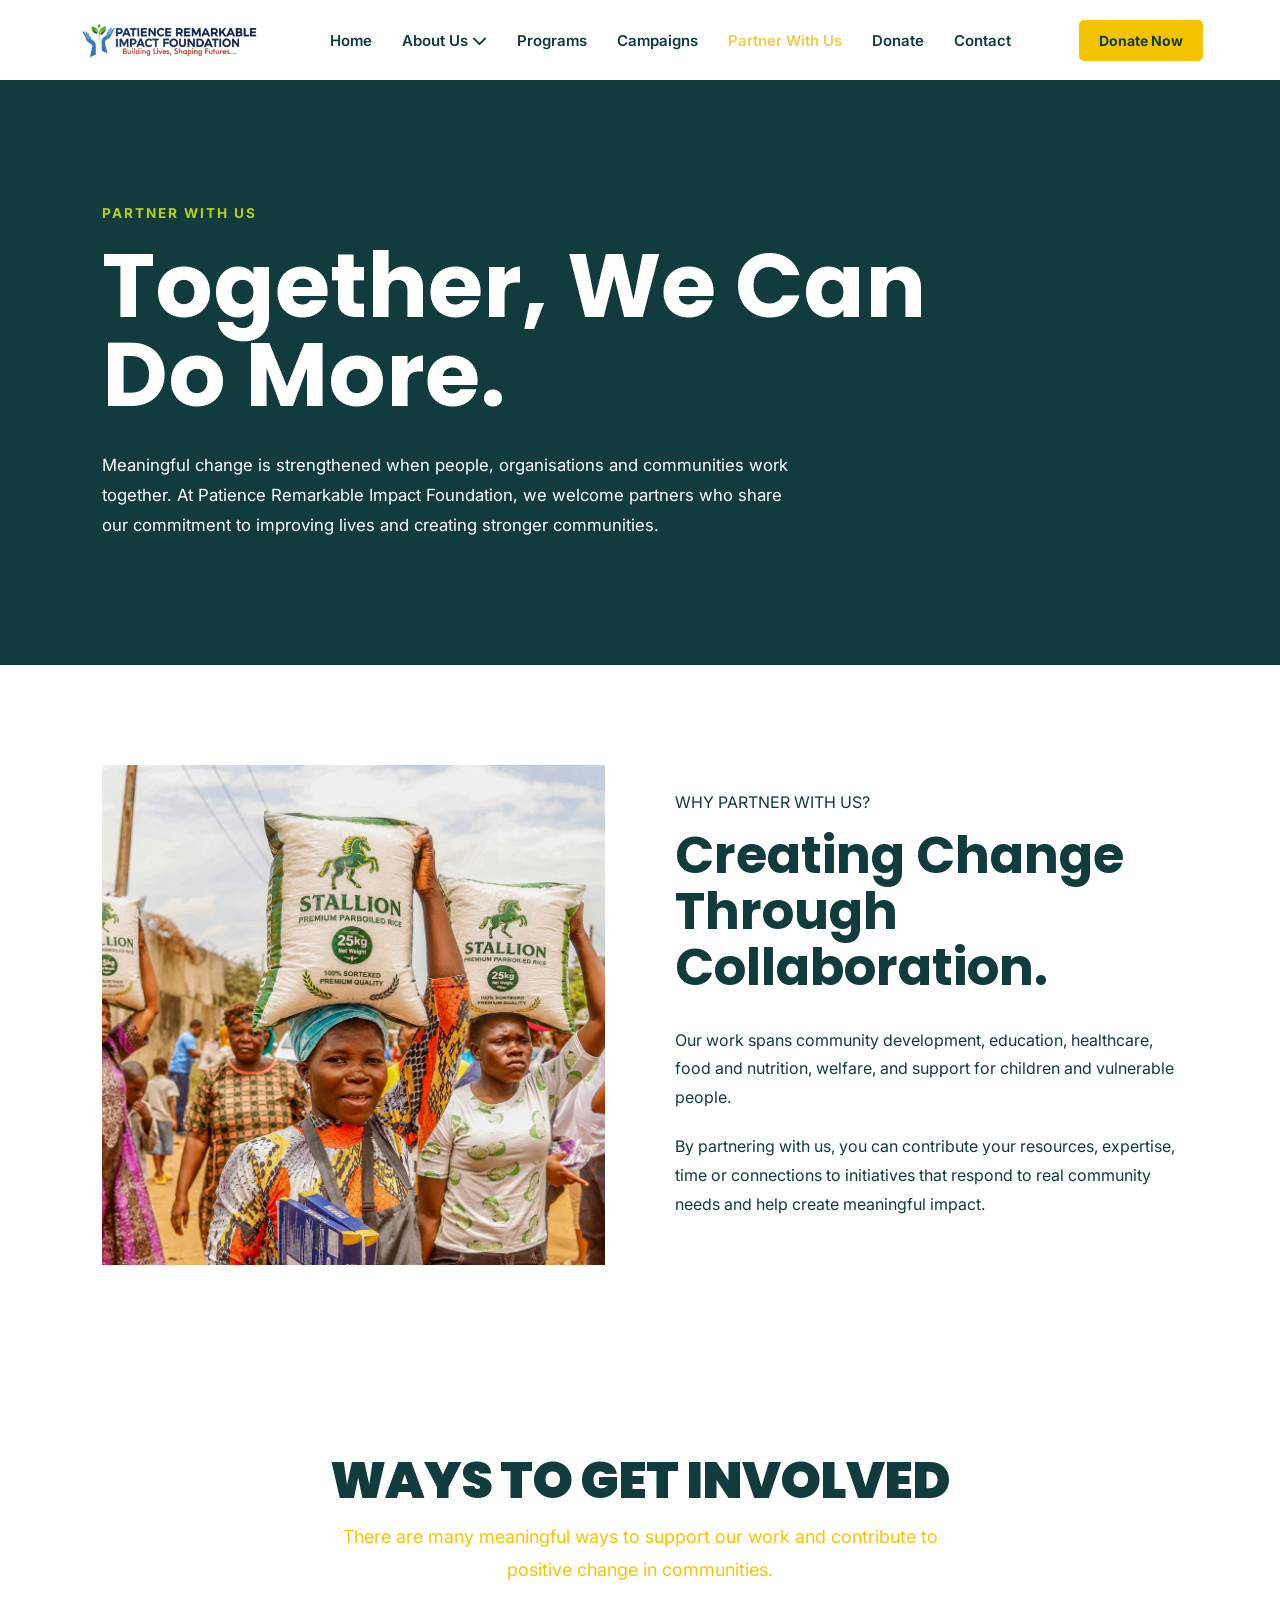
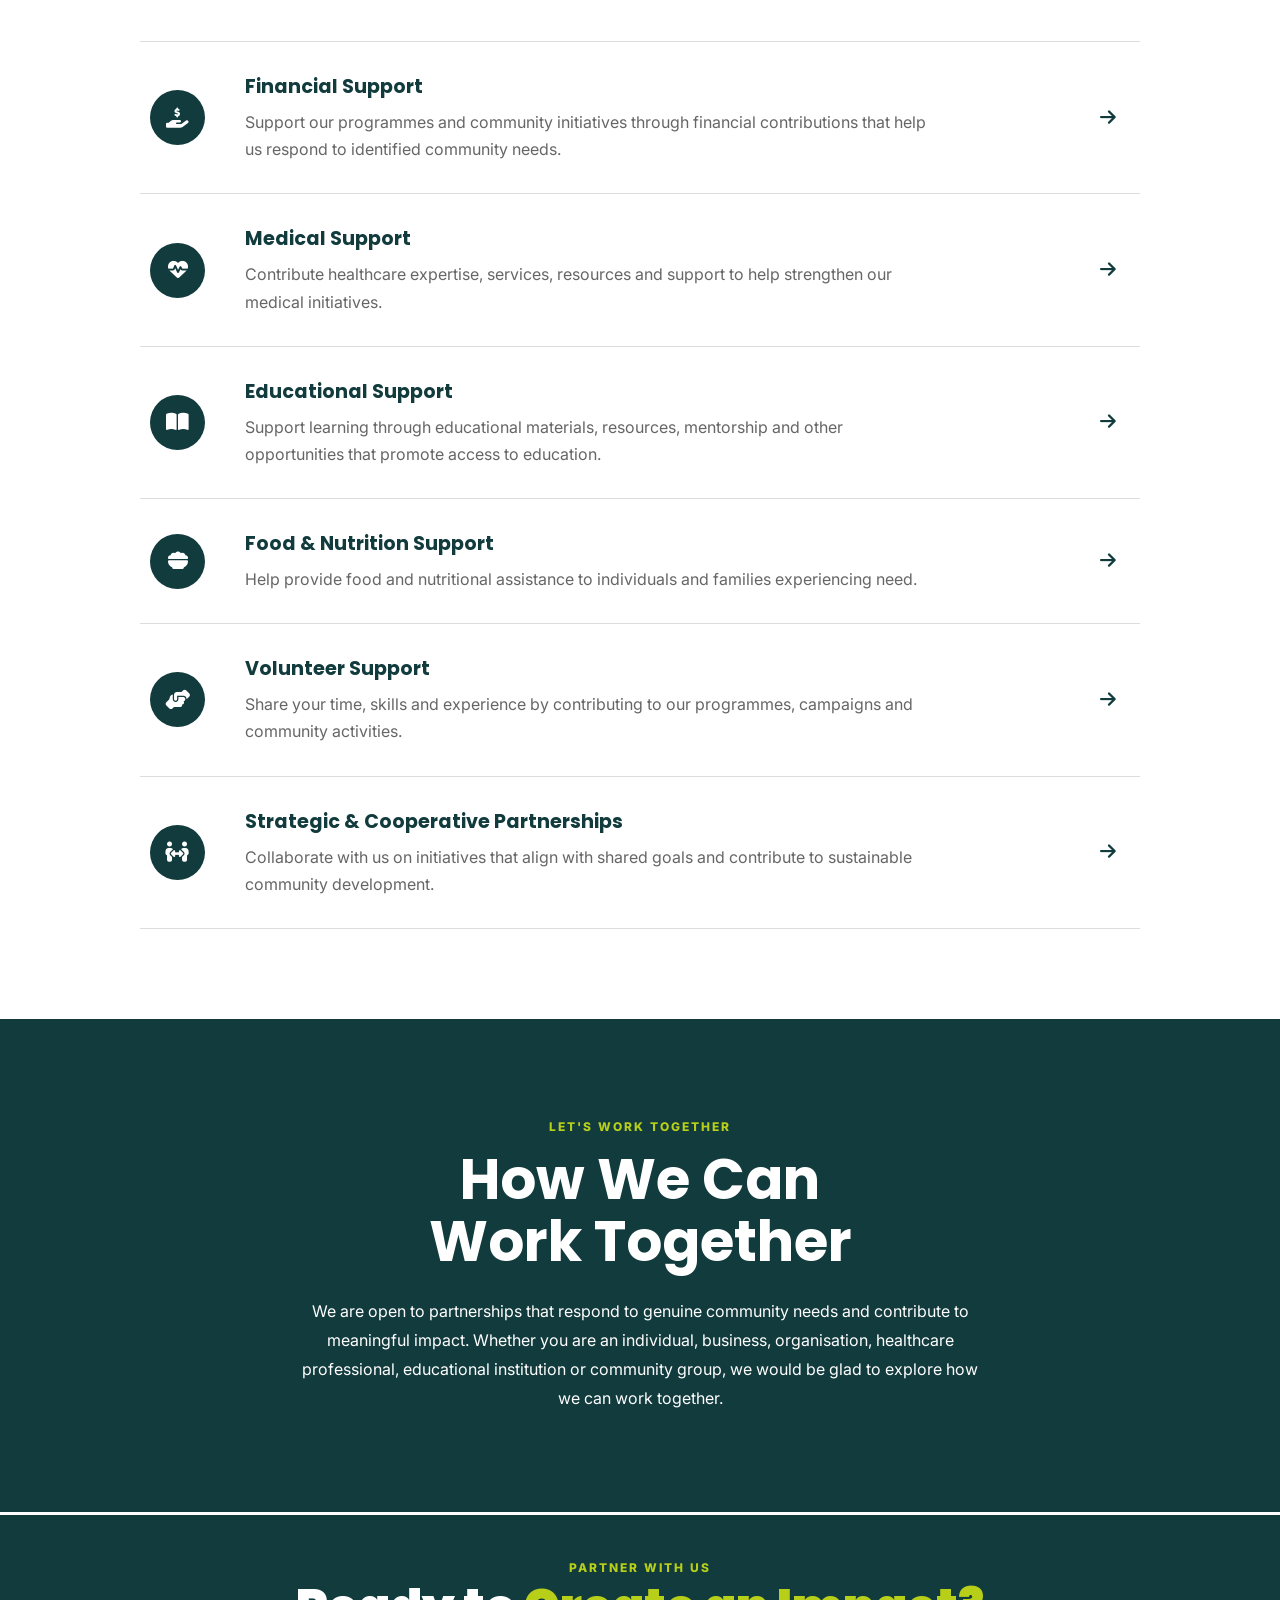
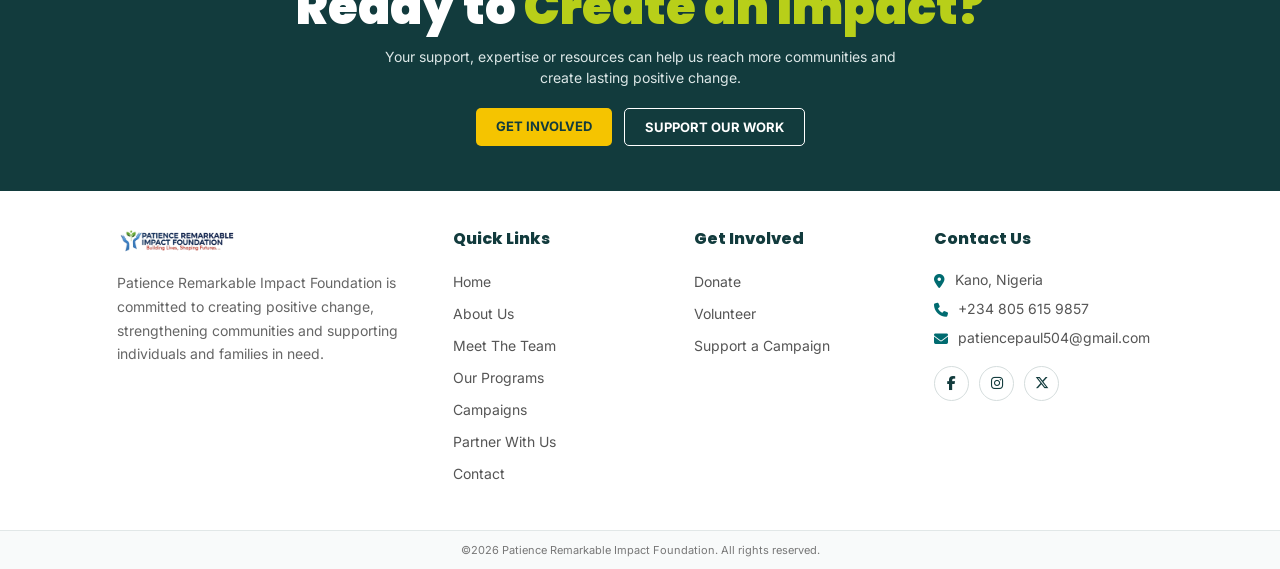
<file: partner.html>
<!doctype html>
<html lang="en">
  <head>
    <meta charset="UTF-8" />

    <meta name="viewport" content="width=device-width, initial-scale=1.0" />

    <title>Partner With Us | Patience Remarkable Impact Foundation</title>
    <meta
      name="description"
      content="Partner with Patience Remarkable Impact Foundation through financial, 
         medical, educational, food and nutrition, volunteer or strategic support, 
         and help us create lasting community impact."
    />

    <link rel="stylesheet" href="css/style.css" />

    <link
      rel="stylesheet"
      href="https://cdnjs.cloudflare.com/ajax/libs/font-awesome/6.7.2/css/all.min.css"
    />
    <link rel="preconnect" href="https://fonts.googleapis.com" />
    <link rel="preconnect" href="https://fonts.gstatic.com" crossorigin />
    <link
      href="https://fonts.googleapis.com/css2?family=Inter:wght@400;500;600;700&family=Poppins:wght@600;700;800;900&display=swap"
      rel="stylesheet"
    />
  </head>

  <body>
    <header>
      <nav class="navbar">
        <a href="index.html" class="logo">
          <img
            src="images/logo.png"
            alt="Patience Remarkable Impact Foundation logo"
          />
        </a>

        <ul class="nav-links">
          <li><a href="index.html">Home</a></li>
          <li class="dropdown">
            <a href="about.html">
              About Us
              <i class="fa-solid fa-chevron-down"></i>
            </a>

            <ul class="dropdown-menu">
              <li>
                <a href="about.html">Who We Are</a>
              </li>

              <li>
                <a href="team.html">Meet Our Team</a>
              </li>
            </ul>
          </li>
          <li><a href="programs.html">Programs</a></li>
          <li><a href="campaigns.html">Campaigns</a></li>
          <li>
            <a href="partner.html" class="nav-partner active"
              >Partner With Us</a
            >
          </li>
          <li><a href="donate.html">Donate</a></li>
          <li><a href="contact.html">Contact</a></li>
        </ul>

        <a href="donate.html" class="donate-btn"> Donate Now </a>

        <button class="menu-toggle" aria-label="Open navigation menu">
          <i class="fa-solid fa-bars"></i>
        </button>
      </nav>
    </header>
    <main>
      <section class="partner-hero">
        <div class="partner-hero-content">
          <p class="hero-subtitle">PARTNER WITH US</p>

          <h1>
            Together, We Can
            <span>Do More.</span>
          </h1>

          <p>
            Meaningful change is strengthened when people, organisations and
            communities work together. At Patience Remarkable Impact Foundation,
            we welcome partners who share our commitment to improving lives and
            creating stronger communities.
          </p>
        </div>
      </section>

      <section class="partner-intro">
        <div class="partner-intro-image">
          <img
            src="images/partner.png"
            alt="Community members participating in a foundation activity"
          />
        </div>

        <div class="partner-intro-content">
          <p class="section-label">WHY PARTNER WITH US?</p>

          <h2>
            Creating Change
            <span>Through Collaboration.</span>
          </h2>

          <p>
            Our work spans community development, education, healthcare, food
            and nutrition, welfare, and support for children and vulnerable
            people.
          </p>

          <p>
            By partnering with us, you can contribute your resources, expertise,
            time or connections to initiatives that respond to real community
            needs and help create meaningful impact.
          </p>
        </div>
      </section>
      <section class="partnership-options">
        <div class="section-heading">
          <h2 class="section-label">WAYS TO GET INVOLVED</h2>
          <p>
            There are many meaningful ways to support our work and contribute to
            positive change in communities.
          </p>
        </div>

        <div class="partnership-list">
          <a href="contact.html" class="partnership-item">
            <div class="partnership-icon">
              <i class="fa-solid fa-hand-holding-dollar"></i>
            </div>

            <div class="partnership-text">
              <h3>Financial Support</h3>
              <p>
                Support our programmes and community initiatives through
                financial contributions that help us respond to identified
                community needs.
              </p>
            </div>

            <i class="fa-solid fa-arrow-right partnership-arrow"></i>
          </a>

          <a href="contact.html" class="partnership-item">
            <div class="partnership-icon">
              <i class="fa-solid fa-heart-pulse"></i>
            </div>

            <div class="partnership-text">
              <h3>Medical Support</h3>
              <p>
                Contribute healthcare expertise, services, resources and support
                to help strengthen our medical initiatives.
              </p>
            </div>

            <i class="fa-solid fa-arrow-right partnership-arrow"></i>
          </a>

          <a href="contact.html" class="partnership-item">
            <div class="partnership-icon">
              <i class="fa-solid fa-book-open"></i>
            </div>

            <div class="partnership-text">
              <h3>Educational Support</h3>
              <p>
                Support learning through educational materials, resources,
                mentorship and other opportunities that promote access to
                education.
              </p>
            </div>

            <i class="fa-solid fa-arrow-right partnership-arrow"></i>
          </a>

          <a href="contact.html" class="partnership-item">
            <div class="partnership-icon">
              <i class="fa-solid fa-bowl-food"></i>
            </div>

            <div class="partnership-text">
              <h3>Food &amp; Nutrition Support</h3>
              <p>
                Help provide food and nutritional assistance to individuals and
                families experiencing need.
              </p>
            </div>

            <i class="fa-solid fa-arrow-right partnership-arrow"></i>
          </a>

          <a href="contact.html" class="partnership-item">
            <div class="partnership-icon">
              <i class="fa-solid fa-handshake-angle"></i>
            </div>

            <div class="partnership-text">
              <h3>Volunteer Support</h3>
              <p>
                Share your time, skills and experience by contributing to our
                programmes, campaigns and community activities.
              </p>
            </div>

            <i class="fa-solid fa-arrow-right partnership-arrow"></i>
          </a>

          <a href="contact.html" class="partnership-item">
            <div class="partnership-icon">
              <i class="fa-solid fa-people-arrows"></i>
            </div>

            <div class="partnership-text">
              <h3>Strategic &amp; Cooperative Partnerships</h3>
              <p>
                Collaborate with us on initiatives that align with shared goals
                and contribute to sustainable community development.
              </p>
            </div>

            <i class="fa-solid fa-arrow-right partnership-arrow"></i>
          </a>
        </div>
      </section>

      <section class="partner-collaboration">
        <div class="partner-collaboration-content">
          <p class="cta-label">LET'S WORK TOGETHER</p>

          <h2>How We Can <span>Work Together</span></h2>

          <p>
            We are open to partnerships that respond to genuine community needs
            and contribute to meaningful impact. Whether you are an individual,
            business, organisation, healthcare professional, educational
            institution or community group, we would be glad to explore how we
            can work together.
          </p>
        </div>
      </section>

      <section class="cta-section">
        <div class="cta-content">
          <p class="cta-label">PARTNER WITH US</p>

          <h2>
            Ready to
            <span>Create an Impact?</span>
          </h2>

          <p>
            Your support, expertise or resources can help us reach more
            communities and create lasting positive change.
          </p>

          <div class="cta-buttons">
            <a href="contact.html" class="btn cta-primary"> GET INVOLVED </a>

            <a href="donate.html" class="btn cta-secondary">
              SUPPORT OUR WORK
            </a>
          </div>
        </div>
      </section>
    </main>

    <!-- FOOTER -->

    <footer class="footer">
      <div class="footer-container">
        <!-- ABOUT -->
        <div class="footer-column footer-about">
          <img
            src="images/logo.png"
            alt="Patience Remarkable Impact Foundation"
            class="footer-logo"
          />

          <p>
            Patience Remarkable Impact Foundation is committed to creating
            positive change, strengthening communities and supporting
            individuals and families in need.
          </p>
        </div>

        <!-- QUICK LINKS -->
        <div class="footer-column">
          <h3>Quick Links</h3>

          <ul>
            <li>
              <a href="index.html">Home</a>
            </li>

            <li>
              <a href="about.html">About Us</a>
            </li>

            <li>
              <a href="team.html">Meet The Team</a>
            </li>

            <li>
              <a href="programs.html">Our Programs</a>
            </li>

            <li>
              <a href="campaigns.html">Campaigns</a>
            </li>

            <li>
              <a href="partner.html">Partner With Us</a>
            </li>

            <li>
              <a href="contact.html">Contact</a>
            </li>
          </ul>
        </div>

        <!-- GET INVOLVED -->
        <div class="footer-column">
          <h3>Get Involved</h3>

          <ul>
            <li>
              <a href="donate.html">Donate</a>
            </li>

            <li>
              <a href="contact.html">Volunteer</a>
            </li>

            <li>
              <a href="campaigns.html">Support a Campaign</a>
            </li>
          </ul>
        </div>

        <!-- CONTACT -->
        <div class="footer-column">
          <h3>Contact Us</h3>

          <div class="footer-contact">
            <p>
              <i class="fa-solid fa-location-dot"></i>
              Kano, Nigeria
            </p>

            <p>
              <i class="fa-solid fa-phone"></i>
              +234 805 615 9857
            </p>

            <p>
              <i class="fa-solid fa-envelope"></i>
              patiencepaul504@gmail.com
            </p>
          </div>

          <div class="social-links">
            <a href="#" aria-label="Facebook">
              <i class="fa-brands fa-facebook-f"></i>
            </a>

            <a
              href="https://www.instagram.com/thepatienceimpactfoundation?utm_source=qr"
              aria-label="Instagram"
            >
              <i class="fa-brands fa-instagram"></i>
            </a>

            <a href="#" aria-label="Twitter">
              <i class="fa-brands fa-x-twitter"></i>
            </a>
          </div>
        </div>
      </div>

      <!-- COPYRIGHT -->

      <div class="footer-bottom">
        <p>
          ©<span id="current-year"> </span> Patience Remarkable Impact
          Foundation. All rights reserved.
        </p>
      </div>
    </footer>
    <script src="js/script.js"></script>
  </body>
</html>
</file>
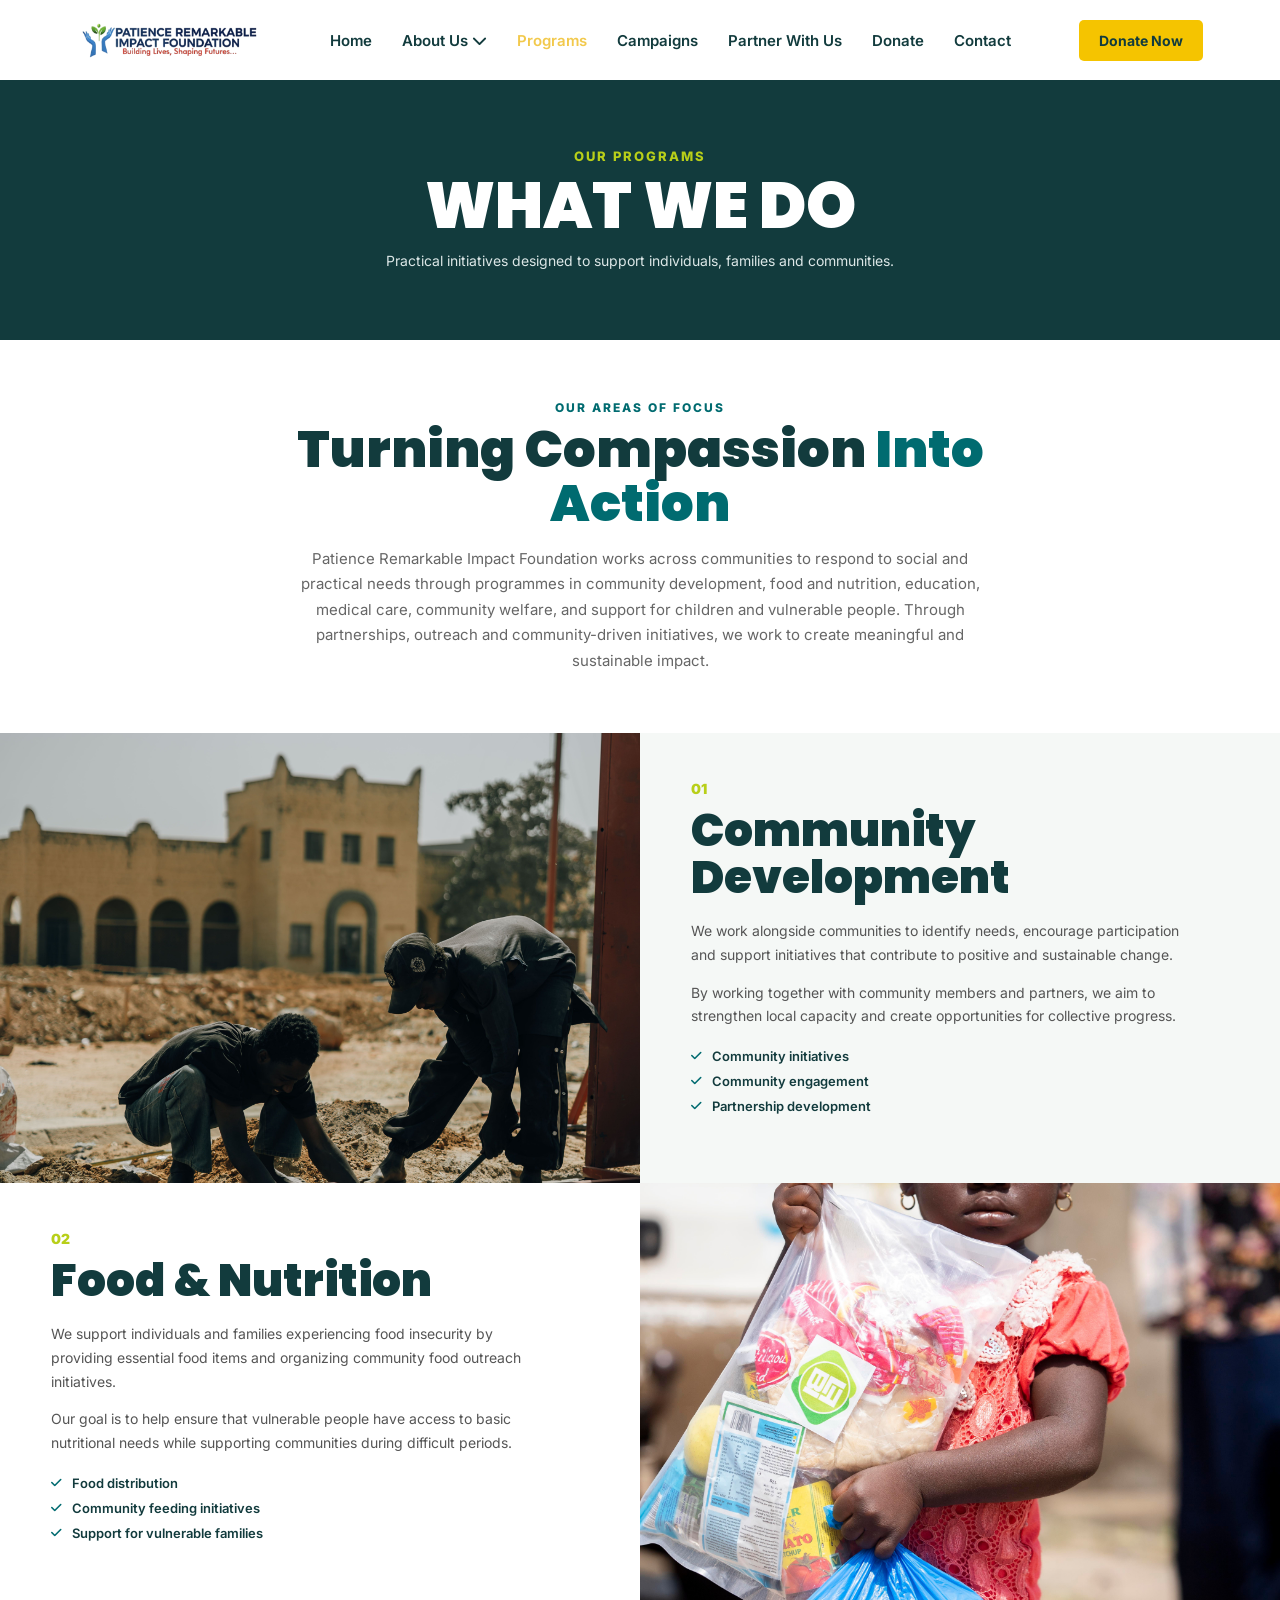
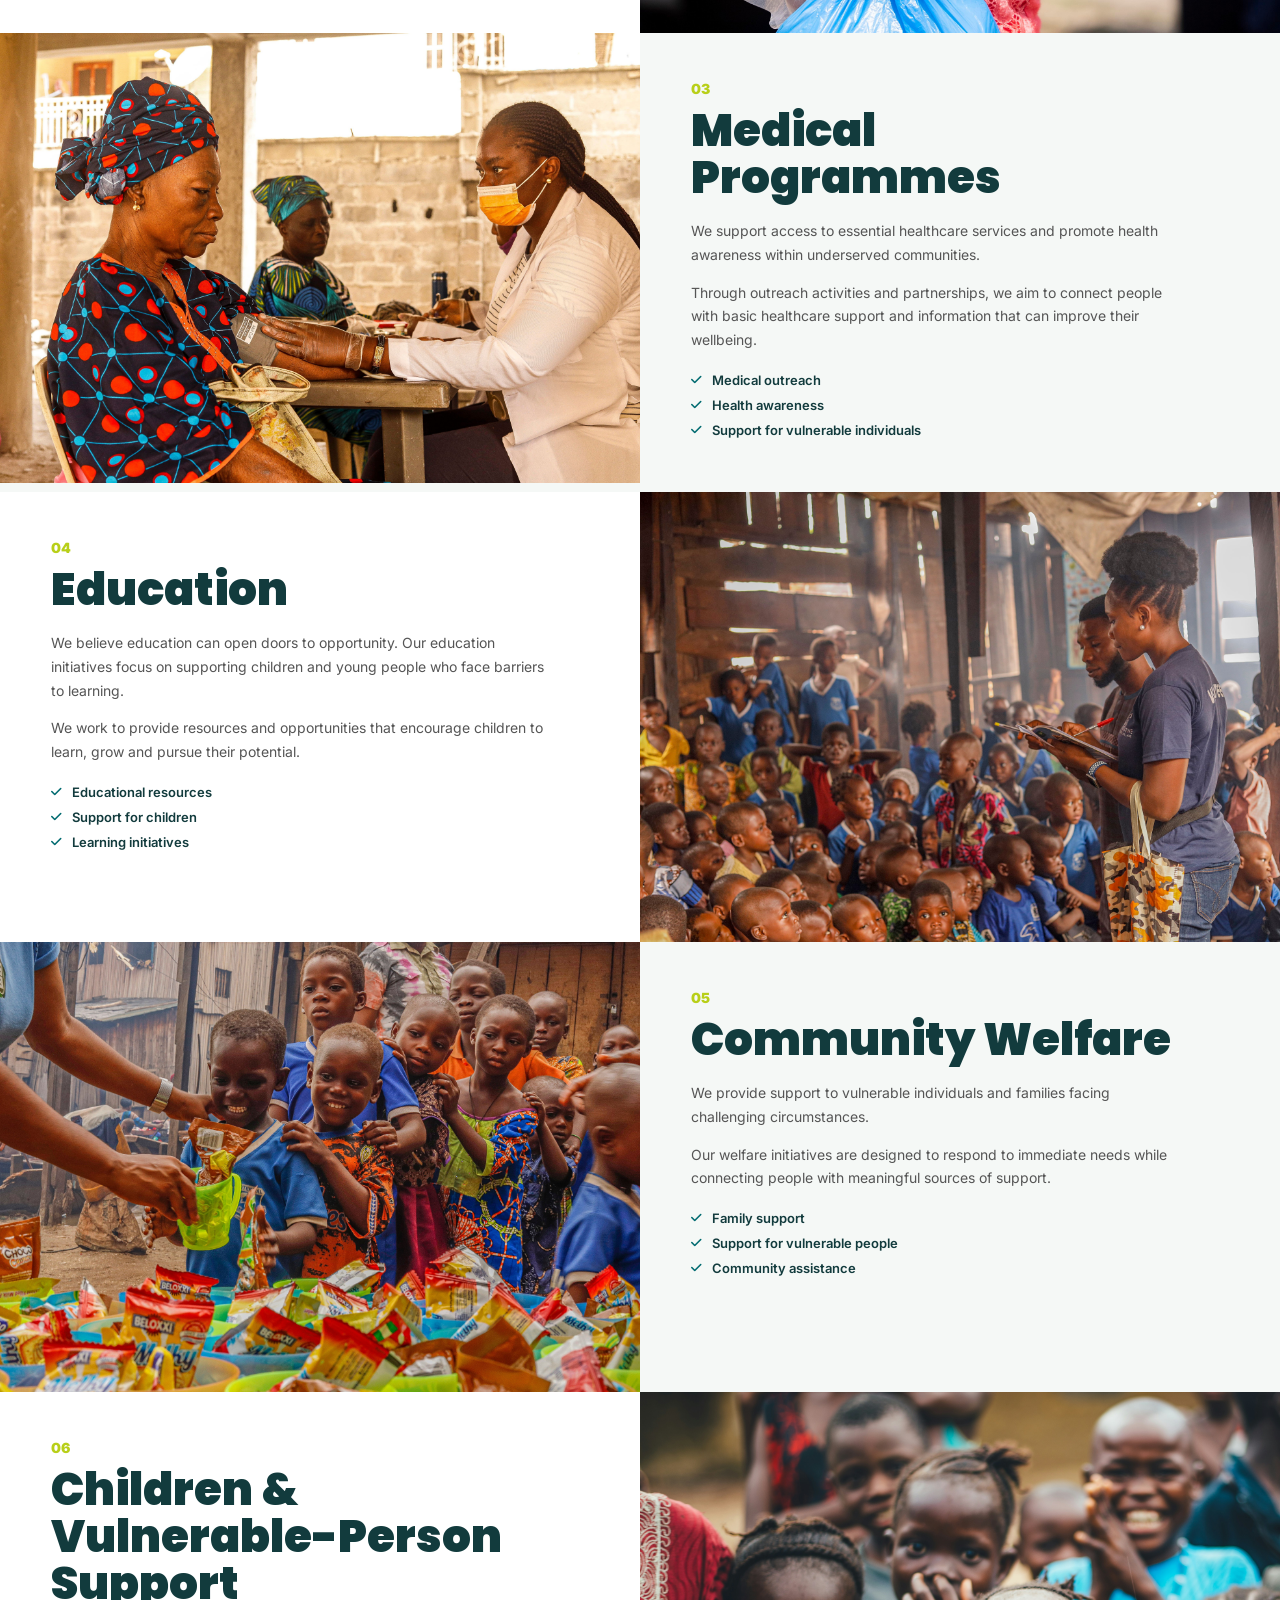
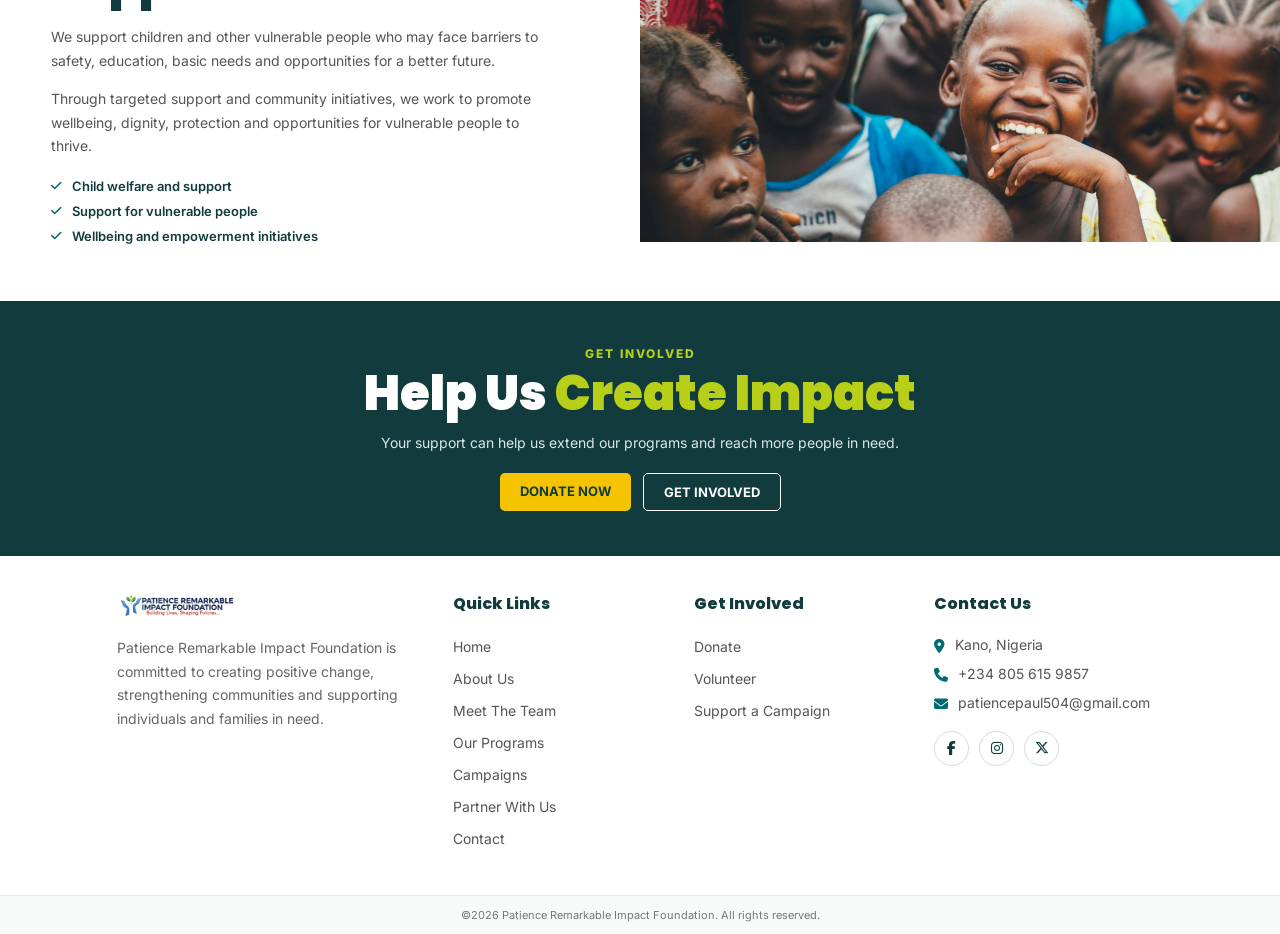
<file: programs.html>
<!doctype html>
<html lang="en">
  <head>
    <meta charset="UTF-8" />

    <meta name="viewport" content="width=device-width, initial-scale=1.0" />

    <title>Our Programs | Patience Remarkable Impact Foundation</title>

    <meta
      name="description"
      content="Explore the programs of Patience Remarkable Impact Foundation, including community development, food and nutrition, education, medical programmes, community welfare, and support for children and vulnerable people."
    />

    <link rel="stylesheet" href="css/style.css" />

    <link
      rel="stylesheet"
      href="https://cdnjs.cloudflare.com/ajax/libs/font-awesome/6.7.2/css/all.min.css"
    />
    <link rel="preconnect" href="https://fonts.googleapis.com" />
    <link rel="preconnect" href="https://fonts.gstatic.com" crossorigin />
    <link
      href="https://fonts.googleapis.com/css2?family=Inter:wght@400;500;600;700&family=Poppins:wght@600;700;800;900&display=swap"
      rel="stylesheet"
    />
  </head>

  <body>
    <header>
      <nav class="navbar">
        <a href="index.html" class="logo">
          <img
            src="images/logo.png"
            alt="Patience Remarkable Impact Foundation logo"
          />
        </a>

        <ul class="nav-links">
          <li><a href="index.html">Home</a></li>
          <li class="dropdown">
            <a href="about.html">
              About Us
              <i class="fa-solid fa-chevron-down"></i>
            </a>

            <ul class="dropdown-menu">
              <li>
                <a href="about.html">Who We Are</a>
              </li>

              <li>
                <a href="team.html">Meet Our Team</a>
              </li>
            </ul>
          </li>
          <li>
            <a href="programs.html" class="nav-programs active">Programs</a>
          </li>
          <li><a href="campaigns.html">Campaigns</a></li>
          <li><a href="partner.html">Partner With Us</a></li>
          <li><a href="donate.html">Donate</a></li>
          <li><a href="contact.html">Contact</a></li>
        </ul>

        <a href="donate.html" class="donate-btn"> Donate Now </a>

        <button class="menu-toggle" aria-label="Open navigation menu">
          <i class="fa-solid fa-bars"></i>
        </button>
      </nav>
    </header>
    <!-- PAGE HERO -->

    <section class="programs-hero">
      <div class="programs-hero-content">
        <p>OUR PROGRAMS</p>

        <h1>What We Do</h1>

        <p>
          Practical initiatives designed to support individuals, families and
          communities.
        </p>
      </div>
    </section>

    <!-- INTRODUCTION -->

    <section class="programs-intro">
      <p class="section-label">OUR AREAS OF FOCUS</p>

      <h2>
        Turning Compassion
        <span>Into Action</span>
      </h2>

      <p>
        Patience Remarkable Impact Foundation works across communities to
        respond to social and practical needs through programmes in community
        development, food and nutrition, education, medical care, community
        welfare, and support for children and vulnerable people. Through
        partnerships, outreach and community-driven initiatives, we work to
        create meaningful and sustainable impact.
      </p>
    </section>

    <!-- COMMUNITY DEVELOPMENT -->

    <section class="program-detail">
      <div class="program-detail-image">
        <img
          src="images/community-program.jpg"
          alt="Community development initiative"
        />
      </div>

      <div class="program-detail-content">
        <span class="program-number">01</span>

        <h2>Community Development</h2>

        <p>
          We work alongside communities to identify needs, encourage
          participation and support initiatives that contribute to positive and
          sustainable change.
        </p>

        <p>
          By working together with community members and partners, we aim to
          strengthen local capacity and create opportunities for collective
          progress.
        </p>

        <ul>
          <li>
            <i class="fa-solid fa-check"></i>
            Community initiatives
          </li>

          <li>
            <i class="fa-solid fa-check"></i>
            Community engagement
          </li>

          <li>
            <i class="fa-solid fa-check"></i>
            Partnership development
          </li>
        </ul>
      </div>
    </section>

    <!-- FOOD & NUTRITION -->

    <section class="program-detail program-detail-reverse">
      <div class="program-detail-image">
        <img src="images/food-program.jpg" alt="Food and nutrition outreach" />
      </div>

      <div class="program-detail-content">
        <span class="program-number">02</span>

        <h2>Food & Nutrition</h2>

        <p>
          We support individuals and families experiencing food insecurity by
          providing essential food items and organizing community food outreach
          initiatives.
        </p>

        <p>
          Our goal is to help ensure that vulnerable people have access to basic
          nutritional needs while supporting communities during difficult
          periods.
        </p>

        <ul>
          <li>
            <i class="fa-solid fa-check"></i>
            Food distribution
          </li>

          <li>
            <i class="fa-solid fa-check"></i>
            Community feeding initiatives
          </li>

          <li>
            <i class="fa-solid fa-check"></i>
            Support for vulnerable families
          </li>
        </ul>
      </div>
    </section>

    <!-- HEALTHCARE -->

    <section class="program-detail">
      <div class="program-detail-image">
        <img src="images/health-program.jpg" alt="Healthcare outreach" />
      </div>

      <div class="program-detail-content">
        <span class="program-number">03</span>

        <h2>Medical Programmes</h2>

        <p>
          We support access to essential healthcare services and promote health
          awareness within underserved communities.
        </p>

        <p>
          Through outreach activities and partnerships, we aim to connect people
          with basic healthcare support and information that can improve their
          wellbeing.
        </p>

        <ul>
          <li>
            <i class="fa-solid fa-check"></i>
            Medical outreach
          </li>

          <li>
            <i class="fa-solid fa-check"></i>
            Health awareness
          </li>

          <li>
            <i class="fa-solid fa-check"></i>
            Support for vulnerable individuals
          </li>
        </ul>
      </div>
    </section>

    <!-- EDUCATION -->

    <section class="program-detail program-detail-reverse">
      <div class="program-detail-image">
        <img
          src="images/education-program.jpg"
          alt="Education support program"
        />
      </div>

      <div class="program-detail-content">
        <span class="program-number">04</span>

        <h2>Education</h2>

        <p>
          We believe education can open doors to opportunity. Our education
          initiatives focus on supporting children and young people who face
          barriers to learning.
        </p>

        <p>
          We work to provide resources and opportunities that encourage children
          to learn, grow and pursue their potential.
        </p>

        <ul>
          <li>
            <i class="fa-solid fa-check"></i>
            Educational resources
          </li>

          <li>
            <i class="fa-solid fa-check"></i>
            Support for children
          </li>

          <li>
            <i class="fa-solid fa-check"></i>
            Learning initiatives
          </li>
        </ul>
      </div>
    </section>

    <!-- WELFARE -->

    <section class="program-detail program">
      <div class="program-detail-image">
        <img
          src="images/welfare-program.jpg"
          alt="Welfare and family support"
        />
      </div>

      <div class="program-detail-content">
        <span class="program-number">05</span>

        <h2>Community Welfare</h2>

        <p>
          We provide support to vulnerable individuals and families facing
          challenging circumstances.
        </p>

        <p>
          Our welfare initiatives are designed to respond to immediate needs
          while connecting people with meaningful sources of support.
        </p>

        <ul>
          <li>
            <i class="fa-solid fa-check"></i>
            Family support
          </li>

          <li>
            <i class="fa-solid fa-check"></i>
            Support for vulnerable people
          </li>

          <li>
            <i class="fa-solid fa-check"></i>
            Community assistance
          </li>
        </ul>
      </div>
    </section>

    <!-- CHILDREN & VULNERABLE-PERSON SUPPORT -->

    <section class="program-detail program-detail-reverse">
      <div class="program-detail-image">
        <img
          src="images/children-program.jpg"
          alt="Children and vulnerable people receiving support"
        />
      </div>

      <div class="program-detail-content">
        <span class="program-number">06</span>

        <h2>Children & Vulnerable-Person Support</h2>

        <p>
          We support children and other vulnerable people who may face barriers
          to safety, education, basic needs and opportunities for a better
          future.
        </p>

        <p>
          Through targeted support and community initiatives, we work to promote
          wellbeing, dignity, protection and opportunities for vulnerable people
          to thrive.
        </p>

        <ul>
          <li>
            <i class="fa-solid fa-check"></i>
            Child welfare and support
          </li>

          <li>
            <i class="fa-solid fa-check"></i>
            Support for vulnerable people
          </li>

          <li>
            <i class="fa-solid fa-check"></i>
            Wellbeing and empowerment initiatives
          </li>
        </ul>
      </div>
    </section>

    <!-- CTA -->

    <section class="cta-section">
      <div class="cta-content">
        <p class="cta-label">GET INVOLVED</p>

        <h2>
          Help Us
          <span>Create Impact</span>
        </h2>

        <p>
          Your support can help us extend our programs and reach more people in
          need.
        </p>

        <div class="cta-buttons">
          <a href="donate.html" class="btn cta-primary"> DONATE NOW </a>

          <a href="contact.html" class="btn cta-secondary"> GET INVOLVED </a>
        </div>
      </div>
    </section>

    <!-- FOOTER -->

    <footer class="footer">
      <div class="footer-container">
        <!-- ABOUT -->
        <div class="footer-column footer-about">
          <img
            src="images/logo.png"
            alt="Patience Remarkable Impact Foundation"
            class="footer-logo"
          />

          <p>
            Patience Remarkable Impact Foundation is committed to creating
            positive change, strengthening communities and supporting
            individuals and families in need.
          </p>
        </div>

        <!-- QUICK LINKS -->
        <div class="footer-column">
          <h3>Quick Links</h3>

          <ul>
            <li>
              <a href="index.html">Home</a>
            </li>

            <li>
              <a href="about.html">About Us</a>
            </li>

            <li>
              <a href="team.html">Meet The Team</a>
            </li>

            <li>
              <a href="programs.html">Our Programs</a>
            </li>

            <li>
              <a href="campaigns.html">Campaigns</a>
            </li>

            <li>
              <a href="partner.html">Partner With Us</a>
            </li>

            <li>
              <a href="contact.html">Contact</a>
            </li>
          </ul>
        </div>

        <!-- GET INVOLVED -->
        <div class="footer-column">
          <h3>Get Involved</h3>

          <ul>
            <li>
              <a href="donate.html">Donate</a>
            </li>

            <li>
              <a href="contact.html">Volunteer</a>
            </li>

            <li>
              <a href="campaigns.html">Support a Campaign</a>
            </li>
          </ul>
        </div>

        <!-- CONTACT -->
        <div class="footer-column">
          <h3>Contact Us</h3>

          <div class="footer-contact">
            <p>
              <i class="fa-solid fa-location-dot"></i>
              Kano, Nigeria
            </p>

            <p>
              <i class="fa-solid fa-phone"></i>
              +234 805 615 9857
            </p>

            <p>
              <i class="fa-solid fa-envelope"></i>
              patiencepaul504@gmail.com
            </p>
          </div>

          <div class="social-links">
            <a href="#" aria-label="Facebook">
              <i class="fa-brands fa-facebook-f"></i>
            </a>

            <a
              href="https://www.instagram.com/thepatienceimpactfoundation?utm_source=qr"
              aria-label="Instagram"
            >
              <i class="fa-brands fa-instagram"></i>
            </a>

            <a href="#" aria-label="Twitter">
              <i class="fa-brands fa-x-twitter"></i>
            </a>
          </div>
        </div>
      </div>

      <!-- COPYRIGHT -->

      <div class="footer-bottom">
        <p>
          ©<span id="current-year"> </span> Patience Remarkable Impact
          Foundation. All rights reserved.
        </p>
      </div>
    </footer>
    <script src="js/script.js"></script>
  </body>
</html>
</file>
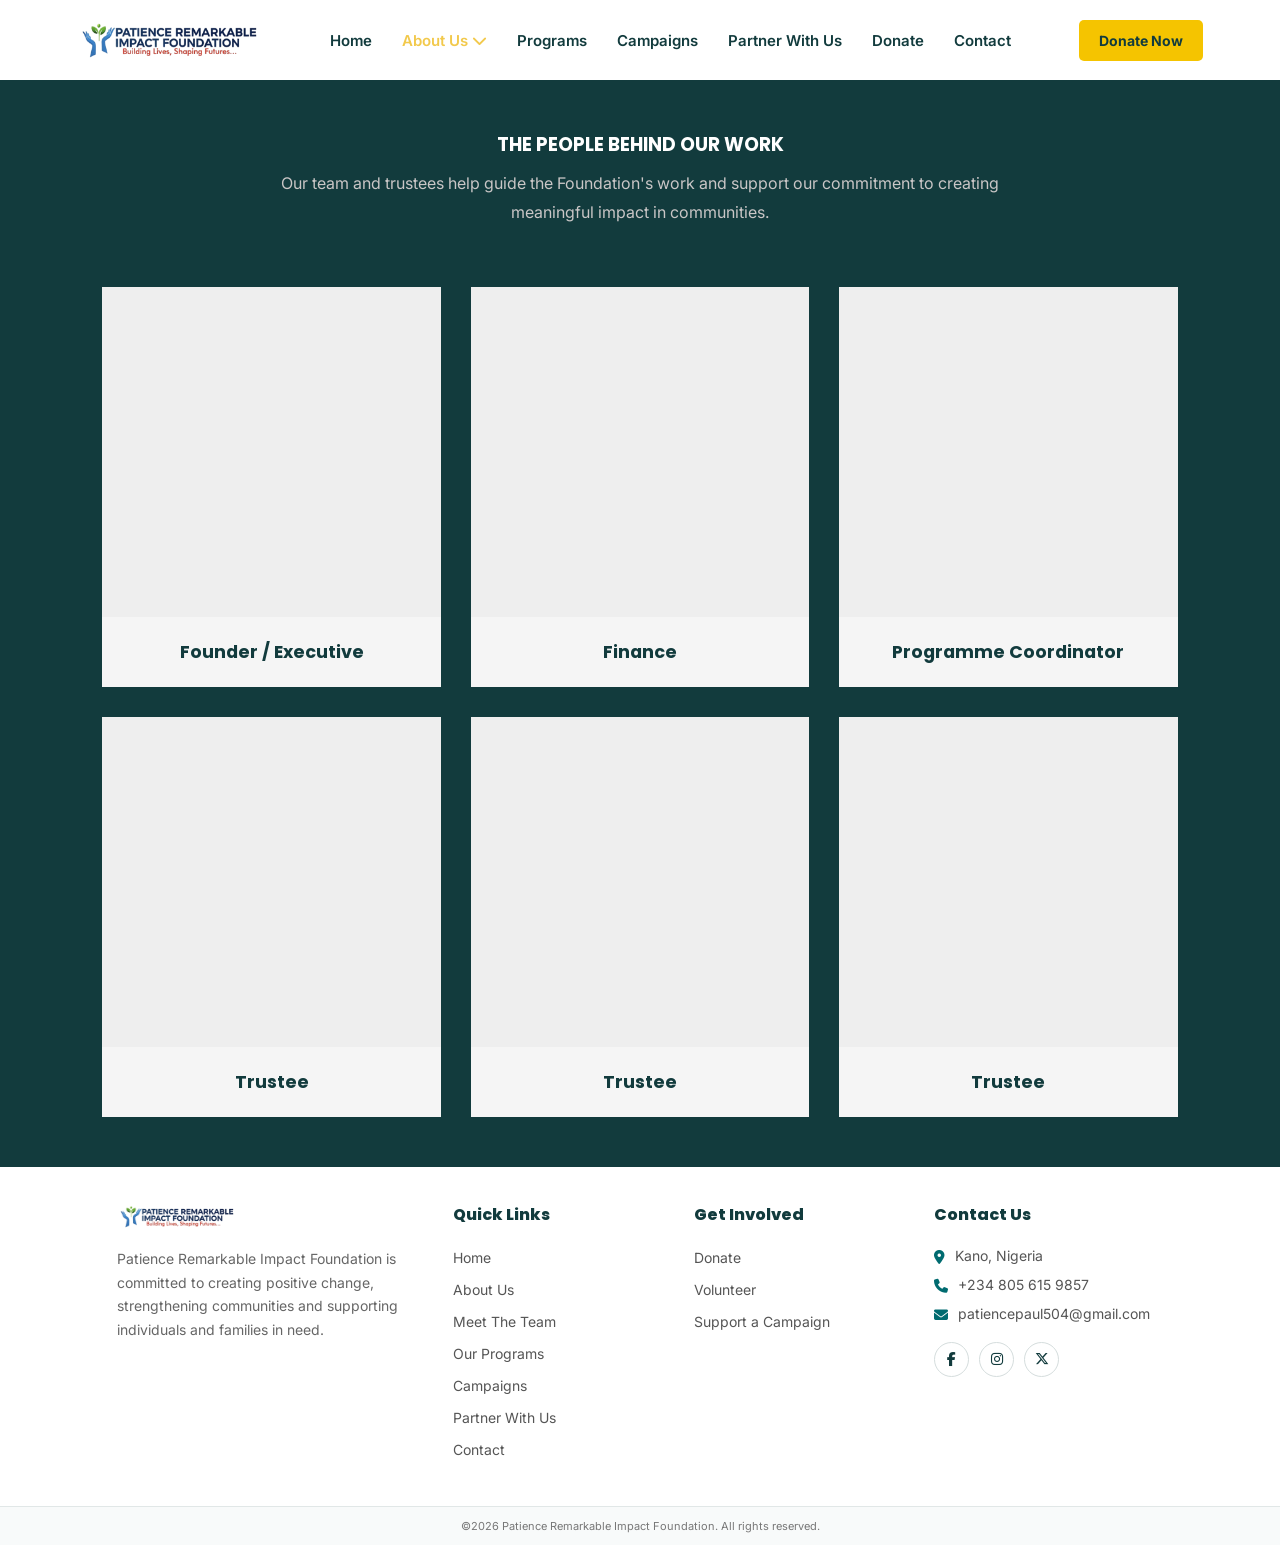
<file: team.html>
<!doctype html>
<html lang="en">
  <head>
    <meta charset="UTF-8" />
    <meta name="viewport" content="width=device-width, initial-scale=1.0" />

    <title>Meet Our Team | Patience Remarkable Impact Foundation</title>

    <meta
      name="description"
      content="Meet the leadership, trustees and team behind Patience Remarkable Impact 
         Foundation, and learn about the people driving our mission forward."
    />

    <link rel="stylesheet" href="css/style.css" />

    <link
      rel="stylesheet"
      href="https://cdnjs.cloudflare.com/ajax/libs/font-awesome/6.7.2/css/all.min.css"
    />
    <link rel="preconnect" href="https://fonts.googleapis.com" />
    <link rel="preconnect" href="https://fonts.gstatic.com" crossorigin />
    <link
      href="https://fonts.googleapis.com/css2?family=Inter:wght@400;500;600;700&family=Poppins:wght@600;700;800;900&display=swap"
      rel="stylesheet"
    />
  </head>

  <body>
    <!-- NAVBAR -->

    <header>
      <nav class="navbar">
        <a href="index.html" class="logo">
          <img
            src="images/logo.png"
            alt="Patience Remarkable Impact Foundation logo"
          />
        </a>

        <ul class="nav-links">
          <li>
            <a href="index.html">Home</a>
          </li>

          <li class="dropdown">
            <a href="about.html" class="nav-about active">
              About Us
              <i class="fa-solid fa-chevron-down"></i>
            </a>

            <ul class="dropdown-menu">
              <li>
                <a href="about.html">Who We Are</a>
              </li>

              <li>
                <a href="team.html">Meet Our Team</a>
              </li>
            </ul>
          </li>

          <li>
            <a href="programs.html">Programs</a>
          </li>

          <li>
            <a href="campaigns.html">Campaigns</a>
          </li>

          <li>
            <a href="partner.html">Partner With Us</a>
          </li>

          <li>
            <a href="donate.html">Donate</a>
          </li>

          <li>
            <a href="contact.html">Contact</a>
          </li>
        </ul>

        <a href="donate.html" class="donate-btn"> Donate Now </a>

        <button class="menu-toggle" aria-label="Open navigation menu">
          <i class="fa-solid fa-bars"></i>
        </button>
      </nav>
    </header>

    <!-- PAGE HERO -->

    <section class="team-section">
      <div class="team-heading">
        <h3 class="section-label">THE PEOPLE BEHIND OUR WORK</h3>

        <p>
          Our team and trustees help guide the Foundation's work and support our
          commitment to creating meaningful impact in communities.
        </p>
      </div>

      <div class="team-grid">
        <!-- FOUNDER / EXECUTIVE -->

        <article class="team-card">
          <div class="team-image">
            <!-- Founder photo will be added here -->
          </div>

          <div class="team-info">
            <h3>Founder / Executive</h3>
          </div>
        </article>

        <!-- FINANCE -->

        <article class="team-card">
          <div class="team-image">
            <!-- Finance photo will be added here -->
          </div>

          <div class="team-info">
            <h3>Finance</h3>
          </div>
        </article>

        <!-- PROGRAMME COORDINATOR -->

        <article class="team-card">
          <div class="team-image">
            <!-- Programme Coordinator photo will be added here -->
          </div>

          <div class="team-info">
            <h3>Programme Coordinator</h3>
          </div>
        </article>

        <!-- TRUSTEE -->

        <article class="team-card">
          <div class="team-image">
            <!-- Trustee photo will be added here -->
          </div>

          <div class="team-info">
            <h3>Trustee</h3>
          </div>
        </article>

        <!-- TRUSTEE -->

        <article class="team-card">
          <div class="team-image">
            <!-- Trustee photo will be added here -->
          </div>

          <div class="team-info">
            <h3>Trustee</h3>
          </div>
        </article>

        <!-- TRUSTEE -->

        <article class="team-card">
          <div class="team-image">
            <!-- Trustee photo will be added here -->
          </div>

          <div class="team-info">
            <h3>Trustee</h3>
          </div>
        </article>
      </div>
    </section>

    <!-- FOOTER -->

    <footer class="footer">
      <div class="footer-container">
        <!-- ABOUT -->
        <div class="footer-column footer-about">
          <img
            src="images/logo.png"
            alt="Patience Remarkable Impact Foundation"
            class="footer-logo"
          />

          <p>
            Patience Remarkable Impact Foundation is committed to creating
            positive change, strengthening communities and supporting
            individuals and families in need.
          </p>
        </div>

        <!-- QUICK LINKS -->
        <div class="footer-column">
          <h3>Quick Links</h3>

          <ul>
            <li>
              <a href="index.html">Home</a>
            </li>

            <li>
              <a href="about.html">About Us</a>
            </li>

            <li>
              <a href="team.html">Meet The Team</a>
            </li>

            <li>
              <a href="programs.html">Our Programs</a>
            </li>

            <li>
              <a href="campaigns.html">Campaigns</a>
            </li>
            <li>
              <a href="partner.html">Partner With Us</a>
            </li>

            <li>
              <a href="contact.html">Contact</a>
            </li>
          </ul>
        </div>

        <!-- GET INVOLVED -->
        <div class="footer-column">
          <h3>Get Involved</h3>

          <ul>
            <li>
              <a href="donate.html">Donate</a>
            </li>

            <li>
              <a href="contact.html">Volunteer</a>
            </li>

            <li>
              <a href="campaigns.html">Support a Campaign</a>
            </li>
          </ul>
        </div>

        <!-- CONTACT -->
        <div class="footer-column">
          <h3>Contact Us</h3>

          <div class="footer-contact">
            <p>
              <i class="fa-solid fa-location-dot"></i>
              Kano, Nigeria
            </p>

            <p>
              <i class="fa-solid fa-phone"></i>
              +234 805 615 9857
            </p>

            <p>
              <i class="fa-solid fa-envelope"></i>
              patiencepaul504@gmail.com
            </p>
          </div>

          <div class="social-links">
            <a href="#" aria-label="Facebook">
              <i class="fa-brands fa-facebook-f"></i>
            </a>

            <a
              href="https://www.instagram.com/thepatienceimpactfoundation?utm_source=qr"
              aria-label="Instagram"
            >
              <i class="fa-brands fa-instagram"></i>
            </a>

            <a href="#" aria-label="Twitter">
              <i class="fa-brands fa-x-twitter"></i>
            </a>
          </div>
        </div>
      </div>

      <!-- COPYRIGHT -->

      <div class="footer-bottom">
        <p>
          ©<span id="current-year"> </span> Patience Remarkable Impact
          Foundation. All rights reserved.
        </p>
      </div>
    </footer>
    <script src="js/script.js"></script>
  </body>
</html>
</file>
<file: css/style.css>
/* ================================
   RESET
================================ */

* {
  margin: 0;
  padding: 0;
  box-sizing: border-box;
}

html {
  scroll-behavior: smooth;
}
body {
  font-family: "Inter", Arial, sans-serif;
  color: #123b3d;
  background-color: #ffffff;
  padding-top: 80px;

  width: 100%;
  min-height: 100vh;

  overflow-x: hidden;
}

a {
  text-decoration: none;
  color: inherit;
}

button,
input,
textarea {
  font: inherit;
}

ul {
  list-style: none;
}

h1,
h2,
h3,
h4,
h5,
h6 {
  font-family: "Poppins", Arial, sans-serif;
}

/* ================================
   NAVBAR
================================ */

.navbar {
  width: 100%;
  min-height: 80px;

  display: flex;
  align-items: center;
  justify-content: space-between;

  padding: 10px 6%;

  background-color: #ffffff;
  position: fixed;
  z-index: 1000;
  top: 0;
  left: 0;
}

/* LOGO */

.logo img {
  width: 185px;
  height: auto;
  display: block;
}

/* NAVIGATION LINKS */

.nav-links {
  display: flex;
  align-items: center;
  gap: 30px;
}

.nav-links a {
  font-size: 15px;
  font-weight: 600;
  color: #123b3d;

  transition: color 0.3s ease;
}

.nav-links a:hover {
  color: #b8cf19;
}

.nav-links a.active {
  color: #f2c94c;
}

/* DONATE BUTTON */

.donate-btn {
  padding: 12px 20px;

  background-color: #f5c400;
  color: #123b3d;

  font-size: 14px;
  font-weight: 700;

  border-radius: 5px;

  transition: 0.3s ease;
}

.donate-btn:hover {
  background-color: #123b3d;
  color: #ffffff;
}

/* ================================
   HERO SECTION
================================ */

.hero {
  min-height: 650px;

  display: grid;
  grid-template-columns: 45% 55%;
  align-items: center;

  padding: 60px 6%;

  background-color: #f8faf7;

  overflow: hidden;
}

/* HERO CONTENT */

.hero-content {
  max-width: 600px;
}

.hero-subtitle {
  margin-bottom: 15px;

  color: #b8cf19;

  font-size: 14px;
  font-weight: 700;
  letter-spacing: 1.5px;
}

.hero h1 {
  margin-bottom: 25px;

  color: #006b70;

  font-size: clamp(3rem, 5vw, 5rem);
  line-height: 1;
  text-transform: uppercase;
}

.hero h1 span {
  color: #b8cf19;
}

.hero-text {
  max-width: 520px;

  margin-bottom: 30px;

  color: #444;

  font-size: 17px;
  line-height: 1.7;
}

/* HERO BUTTONS */

.hero-buttons {
  display: flex;
  gap: 15px;
  align-items: center;
}

.btn {
  display: inline-block;

  padding: 14px 25px;

  border-radius: 5px;

  font-size: 14px;
  font-weight: 700;

  transition: 0.3s ease;
}

.btn-primary {
  background-color: #006b70;
  color: #ffffff;
}

.btn-primary:hover {
  background-color: #123b3d;
}

.btn-secondary {
  border: 2px solid #006b70;
  color: #006b70;
}

.btn-secondary:hover {
  background-color: #006b70;
  color: #ffffff;
}

/* HERO IMAGE */

.hero-image {
  height: 100%;

  display: flex;
  align-items: center;
  justify-content: center;
}

.hero-image img {
  width: 100%;
  max-width: 650px;

  display: block;

  object-fit: contain;
}

/* ================================
   WHO WE ARE
================================ */
.about-preview {
  display: grid;
  grid-template-columns: 45% 55%;
  align-items: stretch;

  background-color: #123b3d;

  overflow: hidden;
}

/* TEXT */
.about-content {
  padding: 30px 8%;
  display: flex;
  flex-direction: column;
  justify-content: center;
}

.about-content h2 {
  margin-bottom: 12px;

  color: #ffffff;

  font-size: 2rem;
  font-weight: 900;
}

.about-content p {
  max-width: 500px;

  margin-bottom: 15px;

  color: #e5eeee;

  font-size: 14px;
  line-height: 1.5;
}

/* BUTTON */

.about-btn {
  width: fit-content;

  padding: 10px 18px;

  background-color: #f5c400;
  color: #123b3d;

  font-size: 13px;
}

.about-btn:hover {
  background-color: #b8cf19;
}

/* IMAGE */
.about-image {
  position: relative;
  height: 250px;
  overflow: hidden;
}

.about-image::before {
  content: "";

  position: absolute;
  top: 0;
  left: 0;

  width: 35%;
  height: 100%;

  background: linear-gradient(to right, #123b3d, transparent);

  z-index: 1;
}

.about-image img {
  width: 100%;
  height: 100%;

  display: block;

  object-fit: cover;
}

/* ================================
   PROGRAMS PREVIEW
================================ */

.programs-preview {
  padding: 60px 6%;
  background-color: #ffffff;
}

/* SECTION HEADING */

.section-heading {
  max-width: 750px;
  margin: 0 auto 35px;
  text-align: center;
}

.section-heading h2 {
  margin-bottom: 15px;

  color: #123b3d;

  font-size: clamp(2.2rem, 4vw, 3.5rem);
  font-weight: 900;
  line-height: 1;
  letter-spacing: -1px;
  text-transform: uppercase;
}

.section-heading p {
  max-width: 600px;
  margin: 0 auto;

  color: #f5c400;

  font-size: 18px;
  line-height: 1.7;
}

/* PROGRAM GRID */

.programs-grid {
  display: grid;

  grid-template-columns: repeat(3, 1fr);

  gap: 25px;

  max-width: 1200px;

  margin: 0 auto;
}

/* PROGRAM CARD */

.program-card {
  padding: 24px;

  background-color: #f5f8f6;

  border-radius: 10px;

  transition:
    transform 0.3s ease,
    box-shadow 0.3s ease;
}

.program-card:hover {
  transform: translateY(-6px);

  box-shadow: 0 12px 30px rgba(18, 59, 61, 0.12);
}

/* ICON */

.program-icon {
  width: 55px;
  height: 55px;

  display: flex;
  align-items: center;
  justify-content: center;

  margin-bottom: 20px;

  background-color: #123b3d;

  border-radius: 50%;

  color: #ffffff;

  font-size: 22px;
}

/* CARD CONTENT */

.program-card h3 {
  margin-bottom: 12px;

  color: #123b3d;

  font-size: 20px;
}

.program-card p {
  margin-bottom: 20px;

  color: #666;

  font-size: 14px;
  line-height: 1.7;
}

/* CARD LINK */

.program-card a {
  color: #006b70;

  font-size: 14px;
  font-weight: 700;

  transition: color 0.3s ease;
}

.program-card a:hover {
  color: #b8cf19;
}

/* VIEW ALL BUTTON */

.programs-button {
  margin-top: 30px;

  text-align: center;
}

/* ================================
   FEATURED CAMPAIGN
================================ */

.campaign-preview {
  display: grid;
  grid-template-columns: 50% 50%;

  background-color: #123b3d;

  overflow: hidden;
}

/* IMAGE */

.campaign-image {
  height: 500px;
  position: relative;
  overflow: hidden;
}

.campaign-image img {
  width: 100%;
  height: 100%;
  margin-top: 20px;

  display: block;

  object-fit: cover;

  -webkit-mask-image:
    linear-gradient(
      to right,
      transparent 0%,
      black 8%,
      black 92%,
      transparent 100%
    ),
    linear-gradient(
      to bottom,
      transparent 0%,
      black 8%,
      black 92%,
      transparent 100%
    );

  -webkit-mask-composite: intersect;

  mask-image:
    linear-gradient(
      to right,
      transparent 0%,
      black 8%,
      black 92%,
      transparent 100%
    ),
    linear-gradient(
      to bottom,
      transparent 0%,
      black 8%,
      black 92%,
      transparent 100%
    );

  mask-composite: intersect;
}

/* CONTENT */

.campaign-content {
  display: flex;
  flex-direction: column;
  justify-content: center;

  padding: 50px 8%;
}

.campaign-label {
  margin-bottom: 12px;

  color: #b8cf19;

  font-size: 14px;
  font-weight: 800;
  letter-spacing: 2px;
}

.campaign-content h2 {
  margin-bottom: 20px;

  color: #ffffff;

  font-size: clamp(2.2rem, 4vw, 3.5rem);
  font-weight: 900;
  line-height: 1;
  text-transform: uppercase;
}

.campaign-content h2 span {
  color: #b8cf19;
}

.campaign-content > p {
  max-width: 500px;

  margin-bottom: 25px;

  color: #dce7e7;

  font-size: 15px;
  line-height: 1.7;
}

/* DETAILS */

.campaign-details {
  display: flex;
  flex-direction: column;
  gap: 15px;

  margin-bottom: 30px;
}

.campaign-detail {
  display: flex;
  align-items: flex-start;
  gap: 15px;
}

.campaign-detail > i {
  margin-top: 3px;

  color: #f5c400;

  font-size: 18px;
}

.campaign-detail strong {
  display: block;

  margin-bottom: 3px;

  color: #ffffff;

  font-size: 14px;
}

.campaign-detail p {
  color: #c8d5d5;

  font-size: 13px;
  line-height: 1.5;
}

/* BUTTON */

.campaign-btn {
  width: fit-content;

  background-color: #f5c400;
  color: #123b3d;
}

.campaign-btn:hover {
  background-color: #b8cf19;
}
/* ================================
   OUR IMPACT
================================ */

.impact-section {
  padding: 40px 6%;

  background-color: #f5f8f6;
}

/* HEADING */

.impact-heading {
  margin-bottom: 25px;

  text-align: center;
}

.impact-heading p {
  margin-bottom: 5px;

  color: #006b70;

  font-size: 12px;
  font-weight: 800;
  letter-spacing: 2px;
}

.impact-heading h2 {
  color: #123b3d;

  font-size: 2rem;
  font-weight: 900;
  line-height: 1;
  text-transform: uppercase;
}

/* STATS */

.impact-stats {
  display: grid;
  grid-template-columns: repeat(4, 1fr);

  max-width: 1000px;

  margin: 0 auto;
}

/* STAT */

.impact-stat {
  padding: 10px 20px;

  text-align: center;

  border-right: 1px solid #d5dddd;
}

.impact-stat:last-child {
  border-right: none;
}

.impact-stat i {
  margin-bottom: 8px;

  color: #006b70;

  font-size: 20px;
}

.impact-stat h3 {
  margin-bottom: 3px;

  color: #123b3d;

  font-size: 1.7rem;
  font-weight: 900;
}

.impact-stat span {
  color: #666;

  font-size: 13px;
}
/* ================================
   CALL TO ACTION
================================ */

.cta-section {
  padding: 45px 6%;

  background-color: #123b3d;

  text-align: center;
}

.cta-content {
  max-width: 700px;
  margin: 0 auto;
}

/* LABEL */

.cta-label {
  margin-bottom: 8px;

  color: #b8cf19;

  font-size: 12px;
  font-weight: 800;
  letter-spacing: 2px;
}

/* HEADING */

.cta-content h2 {
  margin-bottom: 12px;

  color: #ffffff;

  font-size: clamp(2rem, 4vw, 3rem);
  font-weight: 900;
  line-height: 1.05;
}

.cta-content h2 span {
  color: #b8cf19;
}

/* DESCRIPTION */

.cta-content > p:not(.cta-label) {
  max-width: 550px;

  margin: 0 auto 20px;

  color: #dce7e7;

  font-size: 14px;
  line-height: 1.5;
}

/* BUTTONS */

.cta-buttons {
  display: flex;
  justify-content: center;
  gap: 12px;
}

.cta-primary,
.cta-secondary {
  padding: 10px 20px;

  font-size: 13px;
}

.cta-primary {
  background-color: #f5c400;
  color: #123b3d;
}

.cta-primary:hover {
  background-color: #b8cf19;
}

.cta-secondary {
  border: 1px solid #ffffff;

  background-color: transparent;
  color: #ffffff;
}

.cta-secondary:hover {
  background-color: #ffffff;
  color: #123b3d;
}
/* ================================
   FOOTER
================================ */

.footer {
  background-color: #ffffff;
  color: #123b3d;
}

/* MAIN FOOTER */

.footer-container {
  display: grid;

  grid-template-columns: 1.5fr 1fr 1fr 1.2fr;

  gap: 50px;

  max-width: 1200px;

  margin: 0 auto;

  padding: 35px 6%;
}

/* LOGO */

.footer-logo {
  width: 120px;
  margin-bottom: 12px;
}

/* ABOUT */

.footer-about p {
  max-width: 300px;

  color: #666666;

  font-size: 14px;
  line-height: 1.7;
}

/* HEADINGS */

.footer-column h3 {
  margin-bottom: 20px;

  color: #123b3d;

  font-size: 16px;
  font-weight: 800;
}

/* LINKS */

.footer-column ul {
  padding: 0;
  margin: 0;

  list-style: none;
}

.footer-column li {
  margin-bottom: 12px;
}

.footer-column a {
  color: #555555;

  font-size: 14px;

  transition: color 0.3s ease;
}

.footer-column a:hover {
  color: #006b70;
}

/* CONTACT */

.footer-contact p {
  display: flex;
  align-items: flex-start;

  gap: 10px;

  margin-bottom: 12px;

  color: #555555;

  font-size: 14px;
}

.footer-contact i {
  margin-top: 3px;

  color: #006b70;
}

/* SOCIAL LINKS */

.social-links {
  display: flex;

  gap: 10px;

  margin-top: 20px;
}

.social-links a {
  width: 35px;
  height: 35px;

  display: flex;
  align-items: center;
  justify-content: center;

  border: 1px solid #d5dddd;
  border-radius: 50%;

  color: #123b3d;
}

.social-links a:hover {
  background-color: #006b70;

  border-color: #006b70;

  color: #ffffff;
}

/* COPYRIGHT */

.footer-bottom {
  padding: 12px 6%;

  border-top: 1px solid #e1e7e7;

  background-color: #f8fafa;

  text-align: center;
}

.footer-bottom p {
  color: #777777;

  font-size: 11px;
}

/* ================================
   ABOUT PAGE HERO
================================ */

.about-hero {
  min-height: 260px;

  display: flex;
  align-items: center;
  justify-content: center;

  padding: 45px 6%;

  background-color: #123b3d;

  text-align: center;
}

.about-hero-content {
  max-width: 700px;
}

.about-hero-content > p:first-child {
  margin-bottom: 10px;

  color: #b8cf19;

  font-size: 13px;
  font-weight: 800;
  letter-spacing: 2px;
}

.about-hero h1 {
  margin-bottom: 12px;

  color: #ffffff;

  font-size: clamp(2.5rem, 5vw, 4rem);
  font-weight: 900;
  line-height: 1;
  text-transform: uppercase;
}

.about-hero-content > p:last-child {
  color: #dce7e7;

  font-size: 14px;
  line-height: 1.6;
}

/* ================================
   FOUNDATION STORY
================================ */

.foundation-story {
  padding: 65px 6%;

  background-color: #ffffff;
}

.foundation-story-content {
  max-width: 900px;

  margin: 0 auto;
}

.foundation-story .section-label {
  margin-bottom: 10px;

  color: #006b70;

  font-size: 13px;
  font-weight: 800;
  letter-spacing: 2px;
}

.foundation-story h2 {
  max-width: 700px;

  margin-bottom: 30px;

  color: #123b3d;

  font-size: clamp(2.2rem, 4vw, 3.5rem);
  font-weight: 900;
  line-height: 1.05;
}

.foundation-story h2 span {
  color: #006b70;
}

.foundation-story-content > p:not(.section-label) {
  margin-bottom: 18px;

  color: #555555;

  font-size: 16px;
  line-height: 1.85;
}

/* ================================
   MISSION & VISION
================================ */

.mission-vision {
  display: grid;
  grid-template-columns: repeat(2, 1fr);

  gap: 25px;

  padding: 55px 6%;

  background-color: #f5f8f6;
}

.mission-box,
.vision-box {
  display: flex;
  align-items: flex-start;

  gap: 20px;

  padding: 30px;

  background-color: #ffffff;

  border-radius: 8px;
}

.mission-icon {
  width: 50px;
  height: 50px;

  flex-shrink: 0;

  display: flex;
  align-items: center;
  justify-content: center;

  background-color: #123b3d;

  border-radius: 50%;

  color: #ffffff;

  font-size: 18px;
}

.mission-box .section-label,
.vision-box .section-label {
  margin-bottom: 5px;

  color: #006b70;

  font-size: 12px;
  font-weight: 800;
  letter-spacing: 1.5px;
}

.mission-box h2,
.vision-box h2 {
  margin-bottom: 10px;

  color: #123b3d;

  font-size: 24px;
  font-weight: 900;
}

.mission-box p:last-child,
.vision-box p:last-child {
  color: #666666;

  font-size: 14px;
  line-height: 1.7;
}

/* ================================
   FOUNDATION VALUES
================================ */

.foundation-values {
  padding: 60px 6%;

  background-color: #ffffff;
}

.foundation-values .section-heading {
  margin-bottom: 35px;

  text-align: center;
}

.foundation-values .section-label {
  margin-bottom: 8px;

  color: #006b70;

  font-size: 12px;
  font-weight: 800;
  letter-spacing: 2px;
}

.foundation-values .section-heading h2 {
  margin-bottom: 10px;

  color: #123b3d;

  font-size: clamp(2.2rem, 4vw, 3.2rem);
  font-weight: 900;
  text-transform: uppercase;
}

.foundation-values .section-heading > p:last-child {
  color: #666666;

  font-size: 14px;
}

/* VALUES LIST */

.values-list {
  display: grid;
  grid-template-columns: repeat(2, 1fr);

  gap: 0;

  max-width: 1000px;

  margin: 0 auto;
}

.value-item {
  display: flex;
  align-items: flex-start;

  gap: 20px;

  padding: 25px;

  border-bottom: 1px solid #e1e7e7;
}

.value-item span {
  color: #b8cf19;

  font-size: 14px;
  font-weight: 900;
}

.value-item h3 {
  margin-bottom: 7px;

  color: #123b3d;

  font-size: 18px;
  font-weight: 800;
}

.value-item p {
  color: #666666;

  font-size: 13px;
  line-height: 1.6;
}

/* ABOUT US DROPDOWN */

.dropdown {
  position: relative;
}

.dropdown-menu {
  position: absolute;
  top: 100%;
  left: 0;

  min-width: 190px;
  padding: 10px 0;

  background: #ffffff;
  box-shadow: 0 8px 20px rgba(0, 0, 0, 0.08);

  list-style: none;

  opacity: 0;
  visibility: hidden;
  transform: translateY(10px);

  transition:
    opacity 0.25s ease,
    visibility 0.25s ease,
    transform 0.25s ease;

  z-index: 1000;
}

/* Show dropdown when hovering About Us — hover-capable devices only.*/

@media (hover: hover) and (pointer: fine) {
  .dropdown:hover .dropdown-menu {
    opacity: 1;
    visibility: visible;
    transform: translateY(0);
  }
}

.dropdown-menu li {
  width: 100%;
}

.dropdown-menu a {
  display: block;
  padding: 12px 18px;
  white-space: nowrap;
}

.dropdown-menu a:hover {
  background: #f5f5f5;
}

/* =========================
   MEET OUR TEAM PAGE
========================= */

.team-hero {
  min-height: 55vh;
  padding: 120px 8%;
  background: #123b3d;
  color: #ffffff;
}

.team-hero h1 {
  font-size: clamp(3rem, 7vw, 5.5rem);
  line-height: 1;

  text-align: center;
}

/* TEAM SECTION */

.team-section {
  padding: 50px 8%;
  background: #123b3d;
}

.team-heading {
  max-width: 750px;
  margin: 0 auto 60px;
  text-align: center;
  color: #ffff;
}

.team-heading > p:last-child {
  line-height: 1.8;
  color: #c9c6c6;
  margin-top: 10px;
}

/* TEAM GRID */

.team-grid {
  max-width: 1100px;
  margin: 0 auto;
  display: grid;
  grid-template-columns: repeat(3, 1fr);
  gap: 30px;
}

.team-card {
  background: #f5f5f5;
  overflow: hidden;
}

.team-image {
  height: 330px;
  background: #eeeeee;
}

.team-info {
  padding: 22px;
  text-align: center;
}

.team-info h3 {
  margin: 0;
  font-size: 1.1rem;
}

/* ================================
   PROGRAMS PAGE HERO
================================ */

.programs-hero {
  min-height: 260px;

  display: flex;
  align-items: center;
  justify-content: center;

  padding: 45px 6%;

  background-color: #123b3d;

  text-align: center;
}

.programs-hero-content {
  max-width: 700px;
}

.programs-hero-content > p:first-child {
  margin-bottom: 10px;

  color: #b8cf19;

  font-size: 13px;
  font-weight: 800;
  letter-spacing: 2px;
}

.programs-hero h1 {
  margin-bottom: 12px;

  color: #ffffff;

  font-size: clamp(2.5rem, 5vw, 4rem);
  font-weight: 900;
  line-height: 1;
  text-transform: uppercase;
}

.programs-hero-content > p:last-child {
  color: #dce7e7;

  font-size: 14px;
  line-height: 1.6;
}

/* ================================
   PROGRAMS INTRO
================================ */

.programs-intro {
  max-width: 850px;

  margin: 0 auto;

  padding: 60px 6%;

  text-align: center;
}

.programs-intro .section-label {
  margin-bottom: 8px;

  color: #006b70;

  font-size: 12px;
  font-weight: 800;
  letter-spacing: 2px;
}

.programs-intro h2 {
  margin-bottom: 15px;

  color: #123b3d;

  font-size: clamp(2.2rem, 4vw, 3.3rem);
  font-weight: 900;
  line-height: 1.05;
}

.programs-intro h2 span {
  color: #006b70;
}

.programs-intro > p:last-child {
  max-width: 700px;

  margin: 0 auto;

  color: #666666;

  font-size: 15px;
  line-height: 1.7;
}

/* ================================
   PROGRAM DETAIL
================================ */

.program-detail {
  display: grid;
  grid-template-columns: 1fr 1fr;

  min-height: 430px;

  background-color: #f5f8f6;
}

.program-detail:nth-of-type(even) {
  background-color: #ffffff;
}

/* IMAGE */

.program-detail-image {
  height: 450px;
}

.program-detail-image img {
  width: 100%;
  height: 100%;

  display: block;

  object-fit: cover;
}

/* CONTENT */

.program-detail-content {
  max-width: 600px;

  padding: 45px 8%;
}

.program-detail-reverse .program-detail-image {
  order: 2;
}

.program-detail-reverse .program-detail-content {
  order: 1;
}

.program-number {
  display: inline-block;

  margin-bottom: 10px;

  color: #b8cf19;

  font-size: 14px;
  font-weight: 900;
}

.program-detail-content h2 {
  margin-bottom: 18px;

  color: #123b3d;

  font-size: clamp(2rem, 3.5vw, 3rem);
  font-weight: 900;
  line-height: 1.05;
}

.program-detail-content p {
  margin-bottom: 14px;

  color: #555555;

  font-size: 14px;
  line-height: 1.7;
}

/* PROGRAM LIST */

.program-detail-content ul {
  padding: 0;
  margin: 20px 0 0;

  list-style: none;
}

.program-detail-content li {
  display: flex;
  align-items: center;

  gap: 10px;

  margin-bottom: 9px;

  color: #123b3d;

  font-size: 13px;
  font-weight: 600;
}

.program-detail-content li i {
  color: #006b70;

  font-size: 12px;
}

/* ================================
   CAMPAIGNS PAGE HERO
================================ */

.campaigns-hero {
  min-height: 260px;

  display: flex;
  align-items: center;
  justify-content: center;

  padding: 45px 6%;

  background-color: #123b3d;

  text-align: center;
}

.campaigns-hero-content {
  max-width: 700px;
}

.campaigns-hero-content > p:first-child {
  margin-bottom: 10px;

  color: #b8cf19;

  font-size: 13px;
  font-weight: 800;
  letter-spacing: 2px;
}

.campaigns-hero h1 {
  margin-bottom: 12px;

  color: #ffffff;

  font-size: clamp(2.5rem, 5vw, 4rem);
  font-weight: 900;
  line-height: 1;
  text-transform: uppercase;
}

.campaigns-hero-content > p:last-child {
  color: #dce7e7;

  font-size: 14px;
  line-height: 1.6;
}

/* ================================
   FEATURED CAMPAIGN
================================ */

.featured-campaign {
  display: grid;

  grid-template-columns: 1fr 1fr;

  align-items: center;

  background-color: #ffffff;
}

/* IMAGE */

.campaign-image {
  height: 430px;
}

.campaign-image img {
  width: 100%;
  height: 100%;

  display: block;

  object-fit: cover;
}

/* CONTENT */

.campaign-content {
  max-width: 600px;

  padding: 45px 8%;
}

.campaign-status {
  display: inline-block;

  margin-bottom: 12px;

  padding: 6px 10px;

  background-color: #eef5d2;

  color: #006b70;

  font-size: 11px;
  font-weight: 800;
  letter-spacing: 1px;
}

.campaign-content h2 {
  margin-bottom: 15px;

  color: #123b3d;

  font-size: clamp(2rem, 3.5vw, 3rem);
  font-weight: 900;
  line-height: 1.05;
}

.campaign-date {
  display: flex;
  align-items: center;

  gap: 8px;

  margin-bottom: 18px;

  color: #006b70;

  font-size: 13px;
  font-weight: 700;
}

.campaign-content > p {
  margin-bottom: 12px;

  color: #555555;

  font-size: 14px;
  line-height: 1.7;
}

/* BUTTONS */

.campaign-actions {
  display: flex;

  gap: 10px;

  margin-top: 22px;
}

.campaign-actions .cta-primary,
.campaign-actions .cta-secondary {
  padding: 10px 16px;

  font-size: 12px;
}

/* ================================
   HOW YOU CAN HELP
================================ */

.campaign-help {
  padding: 60px 6%;

  background-color: #f5f8f6;
}

.campaign-help .section-heading {
  max-width: 650px;

  margin: 0 auto 35px;

  text-align: center;
}

.campaign-help .section-label {
  margin-bottom: 8px;

  color: #006b70;

  font-size: 12px;
  font-weight: 800;
  letter-spacing: 2px;
}

.campaign-help .section-heading h2 {
  margin-bottom: 10px;

  color: #123b3d;

  font-size: clamp(2.2rem, 4vw, 3.2rem);
  font-weight: 900;
  text-transform: uppercase;
}

.campaign-help .section-heading > p:last-child {
  color: #666666;

  font-size: 14px;
}

/* HELP CARDS */

.help-grid {
  display: grid;

  grid-template-columns: repeat(3, 1fr);

  gap: 20px;

  max-width: 1000px;

  margin: 0 auto;
}

.help-card {
  padding: 30px 25px;

  background-color: #ffffff;

  border-radius: 8px;

  text-align: center;
}

.help-card > i {
  margin-bottom: 15px;

  color: #006b70;

  font-size: 25px;
}

.help-card h3 {
  margin-bottom: 10px;

  color: #123b3d;

  font-size: 18px;
  font-weight: 800;
}

.help-card p {
  margin-bottom: 18px;

  color: #666666;

  font-size: 13px;
  line-height: 1.6;
}

.help-card a {
  color: #006b70;

  font-size: 13px;
  font-weight: 800;
}

.help-card a:hover {
  color: #123b3d;
}

/* =========================
   PARTNER WITH US PAGE
========================= */

.partner-hero {
  min-height: 65vh;
  display: flex;
  align-items: center;
  padding: 120px 8%;
  background: #123b3d;
  color: #ffffff;
}

.partner-hero-content {
  max-width: 850px;
}

.partner-hero .hero-subtitle {
  margin: 0;
  font-size: 0.85rem;
  font-weight: 700;
  letter-spacing: 2px;
}

.partner-hero h1 {
  font-size: clamp(3rem, 7vw, 6rem);
  line-height: 1;
  margin: 20px 0 30px;
}

.partner-hero h1 span {
  display: block;
}

.partner-hero-content > p:last-child {
  max-width: 700px;
  margin: 0;
  line-height: 1.8;
  font-size: 1.05rem;
}

/* =========================
   WHY PARTNER WITH US
========================= */

.partner-intro {
  display: grid;
  grid-template-columns: 1fr 1fr;
  align-items: center;
  gap: 70px;
  padding: 100px 8%;
  background: #ffffff;
}

.partner-intro-image {
  width: 100%;
  height: 500px;
  overflow: hidden;
}

.partner-intro-image img {
  width: 100%;
  height: 100%;
  object-fit: cover;
  display: block;
}

.partner-intro-content {
  max-width: 600px;
}

.partner-intro-content .section-label {
  margin-bottom: 15px;
}

.partner-intro-content h2 {
  font-size: clamp(2rem, 4vw, 3.5rem);
  line-height: 1.1;
  margin: 0 0 30px;
}

.partner-intro-content h2 span {
  display: block;
}

.partner-intro-content p:not(.section-label) {
  line-height: 1.8;
  margin-bottom: 20px;
}

/* =========================
   WAYS TO PARTNER
========================= */

.partnership-options {
  padding: 90px 8%;
  background: #ffffff;
}

.partnership-options .section-heading {
  max-width: 750px;
  margin: 0 auto 55px;
  text-align: center;
}

.partnership-options .section-heading p:last-child {
  line-height: 1.8;
}

.partnership-list {
  max-width: 1000px;
  margin: 0 auto;
  border-top: 1px solid #dddddd;
}

.partnership-item {
  display: grid;
  grid-template-columns: 70px 1fr 30px;
  align-items: center;
  gap: 25px;
  padding: 30px 10px;
  border-bottom: 1px solid #dddddd;
  text-decoration: none;
  color: inherit;
  transition:
    padding 0.3s ease,
    background-color 0.3s ease;
}

.partnership-item:hover {
  padding-left: 20px;
  padding-right: 20px;
  background-color: #f8f8f8;
}

.partnership-icon {
  width: 55px;
  height: 55px;
  display: flex;
  align-items: center;
  justify-content: center;
  border-radius: 50%;
  background-color: #123b3d;
  color: #ffffff;
  font-size: 20px;
}

.partnership-text h3 {
  margin: 0 0 8px;
  font-size: 1.2rem;
}

.partnership-text p {
  margin: 0;
  max-width: 700px;
  line-height: 1.7;
  color: #666666;
}

.partnership-arrow {
  font-size: 18px;
  transition: transform 0.3s ease;
}

.partnership-item:hover .partnership-arrow {
  transform: translateX(6px);
}

/* =========================
   LET'S WORK TOGETHER
========================= */

.partner-collaboration {
  padding: 100px 8%;
  background: #123b3d;
  color: #ffffff;
}

.partner-collaboration-content {
  max-width: 850px;
  margin: 0 auto;
  text-align: center;
}

.partner-collaboration-content .cta-label {
  margin-bottom: 15px;
}

.partner-collaboration-content h2 {
  font-size: clamp(2rem, 5vw, 3.5rem);
  line-height: 1.1;
  margin: 0 0 25px;
}

.partner-collaboration-content h2 span {
  display: block;
}

.partner-collaboration-content p:last-child {
  max-width: 700px;
  margin: 0 auto;
  line-height: 1.8;
}
.cta-section {
  border-top: 3px solid #ffff;
}

/* ================================
   DONATE PAGE HERO
================================ */

.donate-hero {
  min-height: 280px;

  display: flex;
  align-items: center;
  justify-content: center;

  padding: 45px 6%;

  background-color: #123b3d;

  text-align: center;
}

.donate-hero-content {
  max-width: 750px;
}

.donate-hero-content > p:first-child {
  margin-bottom: 10px;

  color: #b8cf19;

  font-size: 13px;
  font-weight: 800;
  letter-spacing: 2px;
}

.donate-hero h1 {
  margin-bottom: 15px;

  color: #ffffff;

  font-size: clamp(2.5rem, 5vw, 4rem);
  font-weight: 900;
  line-height: 1.05;
}

.donate-hero h1 span {
  color: #b8cf19;
}

.donate-hero-content > p:last-child {
  color: #dce7e7;

  font-size: 14px;
  line-height: 1.6;
}

/* ================================
   DONATION INTRO
================================ */

.donate-intro {
  padding: 60px 6%;

  background-color: #ffffff;
}

.donate-intro-content {
  max-width: 800px;

  margin: 0 auto;

  text-align: center;
}

.donate-intro .section-label {
  margin-bottom: 8px;

  color: #006b70;

  font-size: 12px;
  font-weight: 800;
  letter-spacing: 2px;
}

.donate-intro h2 {
  margin-bottom: 15px;

  color: #123b3d;

  font-size: clamp(2.2rem, 4vw, 3.2rem);
  font-weight: 900;
  line-height: 1.05;
}

.donate-intro h2 span {
  color: #006b70;
}

.donate-intro-content > p:last-child {
  color: #666666;

  font-size: 15px;
  line-height: 1.7;
}

/* ================================
   WAYS TO GIVE
================================ */

.ways-to-give {
  padding: 55px 6%;

  background-color: #f5f8f6;
}

.ways-to-give .section-heading {
  margin-bottom: 35px;

  text-align: center;
}

.ways-to-give .section-label {
  margin-bottom: 8px;

  color: #006b70;

  font-size: 12px;
  font-weight: 800;
  letter-spacing: 2px;
}

.ways-to-give .section-heading h2 {
  color: #123b3d;

  font-size: clamp(2.2rem, 4vw, 3.2rem);
  font-weight: 900;
  text-transform: uppercase;
}

/* DONATION CARDS */

.donation-options {
  display: grid;

  grid-template-columns: repeat(3, 1fr);

  gap: 20px;

  max-width: 1050px;

  margin: 0 auto;
}

.donation-card {
  padding: 30px 25px;

  background-color: #ffffff;

  border-radius: 8px;

  text-align: center;
}

.donation-icon {
  width: 50px;
  height: 50px;

  display: flex;
  align-items: center;
  justify-content: center;

  margin: 0 auto 15px;

  background-color: #123b3d;

  border-radius: 50%;

  color: #ffffff;

  font-size: 18px;
}

.donation-card h3 {
  margin-bottom: 10px;

  color: #123b3d;

  font-size: 18px;
  font-weight: 800;
}

.donation-card > p {
  margin-bottom: 18px;

  color: #666666;

  font-size: 13px;
  line-height: 1.6;
}

/* BANK DETAILS */

.bank-details {
  padding: 15px;

  background-color: #f5f8f6;

  text-align: left;
}

.bank-details p {
  margin-bottom: 7px;

  color: #555555;

  font-size: 12px;
}

.bank-details p:last-child {
  margin-bottom: 0;
}

.bank-details strong {
  color: #123b3d;
}

/* DONATION LINKS */

.donation-link {
  color: #006b70;

  font-size: 13px;
  font-weight: 800;
}

.donation-link:hover {
  color: #123b3d;
}

.donation-link i {
  margin-left: 5px;
}

/* ================================
   DONATION MESSAGE
================================ */

.donation-message {
  padding: 45px 6%;

  background-color: #123b3d;

  text-align: center;
}

.donation-message-content {
  max-width: 650px;

  margin: 0 auto;
}

.donation-message-content > i {
  margin-bottom: 12px;

  color: #b8cf19;

  font-size: 25px;
}

.donation-message h2 {
  margin-bottom: 10px;

  color: #ffffff;

  font-size: clamp(1.8rem, 3vw, 2.5rem);
  font-weight: 900;
}

.donation-message p {
  color: #dce7e7;

  font-size: 14px;
  line-height: 1.6;
}
/* ================================
   CONTACT PAGE HERO
================================ */

.contact-hero {
  min-height: 260px;

  display: flex;
  align-items: center;
  justify-content: center;

  padding: 45px 6%;

  background-color: #123b3d;

  text-align: center;
}

.contact-hero-content {
  max-width: 700px;
}

.contact-hero-content > p:first-child {
  margin-bottom: 10px;

  color: #b8cf19;

  font-size: 13px;
  font-weight: 800;
  letter-spacing: 2px;
}

.contact-hero h1 {
  margin-bottom: 12px;

  color: #ffffff;

  font-size: clamp(2.5rem, 5vw, 4rem);
  font-weight: 900;
  line-height: 1;
  text-transform: uppercase;
}

.contact-hero-content > p:last-child {
  color: #dce7e7;

  font-size: 14px;
  line-height: 1.6;
}

/* ================================
   CONTACT SECTION
================================ */

.contact-section {
  display: grid;

  grid-template-columns: 0.9fr 1.1fr;

  gap: 70px;

  max-width: 1150px;

  margin: 0 auto;

  padding: 65px 6%;

  background-color: #ffffff;
}

/* CONTACT INFORMATION */

.contact-info .section-label {
  margin-bottom: 8px;

  color: #006b70;

  font-size: 12px;
  font-weight: 800;
  letter-spacing: 2px;
}

.contact-info h2 {
  margin-bottom: 18px;

  color: #123b3d;

  font-size: clamp(2.2rem, 4vw, 3.2rem);
  font-weight: 900;
  line-height: 1.05;
}

.contact-info h2 span {
  color: #006b70;
}

.contact-description {
  max-width: 500px;

  margin-bottom: 30px;

  color: #666666;

  font-size: 14px;
  line-height: 1.7;
}

/* CONTACT ITEMS */

.contact-item {
  display: flex;
  align-items: center;

  gap: 15px;

  margin-bottom: 20px;
}

.contact-icon {
  width: 42px;
  height: 42px;

  flex-shrink: 0;

  display: flex;
  align-items: center;
  justify-content: center;

  background-color: #123b3d;

  border-radius: 50%;

  color: #ffffff;

  font-size: 15px;
}

.contact-item h3 {
  margin-bottom: 3px;

  color: #123b3d;

  font-size: 14px;
  font-weight: 800;
}

.contact-item p {
  color: #666666;

  font-size: 13px;
}

/* SOCIAL */

.contact-social {
  margin-top: 25px;
}

.contact-social > h3 {
  margin-bottom: 10px;

  color: #123b3d;

  font-size: 14px;
  font-weight: 800;
}

/* ================================
   CONTACT FORM
================================ */

.contact-form-wrapper {
  padding: 35px;

  background-color: #f5f8f6;

  border-radius: 8px;
}

.contact-form h2 {
  margin-bottom: 25px;

  color: #123b3d;

  font-size: 24px;
  font-weight: 900;
}

/* FORM GROUP */

.form-group {
  margin-bottom: 17px;
}

.form-group label {
  display: block;

  margin-bottom: 6px;

  color: #123b3d;

  font-size: 13px;
  font-weight: 700;
}

.form-group input,
.form-group textarea {
  width: 100%;

  padding: 11px 13px;

  border: 1px solid #d5dddd;
  border-radius: 4px;

  outline: none;

  background-color: #ffffff;

  color: #123b3d;

  font-family: inherit;
  font-size: 13px;

  transition: border-color 0.3s ease;
}

.form-group textarea {
  resize: vertical;
}

.form-group input:focus,
.form-group textarea:focus {
  border-color: #006b70;
}

.form-group input::placeholder,
.form-group textarea::placeholder {
  color: #999999;
}

/* SUBMIT BUTTON */

.contact-submit {
  width: 100%;

  display: flex;
  align-items: center;
  justify-content: center;

  gap: 8px;

  padding: 12px 20px;

  border: none;

  background-color: #123b3d;

  color: #ffffff;

  font-family: inherit;
  font-size: 12px;
  font-weight: 800;

  cursor: pointer;

  transition: background-color 0.3s ease;
}

.contact-submit:hover {
  background-color: #006b70;
}

.menu-toggle {
  display: none;

  border: none;

  background: none;

  color: #123b3d;

  font-size: 22px;

  cursor: pointer;
}
/* =================================
   RESPONSIVE DESIGN
================================= */

@media (max-width: 768px) {
  /* ================================
       NAVBAR
    ================================= */

  .navbar {
    padding: 12px 5%;
  }

  .nav-container {
    position: relative;

    display: flex;
    align-items: center;
    justify-content: space-between;
  }

  .menu-toggle {
    display: block;

    border: none;
    background: none;

    color: #123b3d;

    font-size: 22px;

    cursor: pointer;
  }

  .nav-links {
    position: absolute;

    top: 80px;
    left: 0;

    width: 100%;

    display: none;
    flex-direction: column;

    padding: 12px 5%;

    background-color: #ffffff;

    box-shadow: 0 8px 20px rgba(0, 0, 0, 0.08);
  }

  .nav-links.active {
    display: flex;
  }

  .nav-links a {
    width: 100%;

    padding: 11px 0;

    text-align: left;
  }

  /* ================================
       HERO SECTIONS
    ================================= */
  .hero-image {
    display: none;
  }

  .about-hero,
  .programs-hero,
  .campaigns-hero,
  .donate-hero,
  .contact-hero {
    min-height: 220px;

    padding: 40px 6%;
  }

  .about-hero h1,
  .programs-hero h1,
  .campaigns-hero h1,
  .donate-hero h1,
  .contact-hero h1 {
    font-size: clamp(2.2rem, 10vw, 3rem);
  }

  /* ================================
       ABOUT PAGE
    ================================= */

  .foundation-story {
    padding: 45px 6%;
  }

  .foundation-story h2 {
    font-size: 2.2rem;
  }

  .mission-vision {
    grid-template-columns: 1fr;

    padding: 45px 6%;
  }

  .foundation-values {
    padding: 45px 6%;
  }

  .values-list {
    grid-template-columns: 1fr;
  }

  /* ================================
      ABOUT US DROP-DOWN MENU
    ================================= */

  .dropdown-menu {
    position: static;

    display: none;

    width: 100%;

    padding: 0;

    box-shadow: none;

    background: #f8f8f8;

    opacity: 1;
    visibility: visible;
    transform: none;
  }

  .dropdown.open .dropdown-menu {
    display: block;
  }

  .dropdown-menu a {
    padding: 12px 20px;
  }

  /* ================================
       TEAM PAGE
    ================================= */

  .team-hero {
    min-height: 55vh;
    padding: 100px 5%;
  }

  .team-hero h1 {
    font-size: clamp(2.7rem, 12vw, 4rem);
  }

  .team-section {
    padding: 70px 5%;
  }

  .team-grid {
    grid-template-columns: 1fr;
    gap: 25px;
  }

  .team-image {
    height: 300px;
  }

  /* ================================
       PROGRAMS PAGE
    ================================= */

  .programs-intro {
    padding: 45px 6%;
  }

  .program-detail {
    grid-template-columns: 1fr;

    min-height: auto;
  }

  .program-detail-image {
    height: 280px;
  }

  .program-detail-content {
    max-width: none;

    padding: 35px 6%;
  }

  .program-detail-reverse .program-detail-image {
    order: 1;
  }

  .program-detail-reverse .program-detail-content {
    order: 2;
  }

  /* ================================
       CAMPAIGNS PAGE
    ================================= */

  .featured-campaign {
    grid-template-columns: 1fr;
  }

  .campaign-image {
    height: 280px;
  }

  .campaign-content {
    max-width: none;

    padding: 35px 6%;
  }

  .campaign-actions {
    flex-direction: column;
  }

  .campaign-actions .btn {
    width: 100%;

    text-align: center;
  }

  .campaign-help {
    padding: 45px 6%;
  }

  .help-grid {
    grid-template-columns: 1fr;

    max-width: 400px;
  }
  /* ================================
       PARTNER PAGE
    ================================= */

  .partner-hero {
    min-height: 60vh;
    padding: 100px 5%;
  }

  .partner-hero h1 {
    font-size: clamp(2.7rem, 12vw, 4rem);
  }

  .partner-intro {
    grid-template-columns: 1fr;
    gap: 40px;
    padding: 70px 5%;
  }

  .partner-intro-image {
    height: 350px;
  }

  .partner-intro-content {
    max-width: 100%;
  }

  .partnership-options {
    padding: 70px 5%;
  }

  .partnership-item {
    grid-template-columns: 50px 1fr 20px;
    gap: 15px;
    padding: 25px 5px;
  }

  .partnership-icon {
    width: 45px;
    height: 45px;
    font-size: 16px;
  }

  .partnership-text h3 {
    font-size: 1.05rem;
  }

  .partnership-text p {
    font-size: 0.9rem;
  }

  .partnership-arrow {
    font-size: 14px;
  }

  .partner-collaboration {
    padding: 70px 5%;
  }

  /* ================================
       DONATE PAGE
    ================================= */

  .donate-intro {
    padding: 45px 6%;
  }

  .ways-to-give {
    padding: 45px 6%;
  }

  .donation-options {
    grid-template-columns: 1fr;

    max-width: 400px;
  }

  .donation-message {
    padding: 40px 6%;
  }

  /* ================================
       CONTACT PAGE
    ================================= */

  .contact-section {
    grid-template-columns: 1fr;

    gap: 40px;

    padding: 45px 6%;
  }

  .contact-form-wrapper {
    padding: 25px 20px;
  }

  /* ================================
       CTA
    ================================= */

  .cta-section {
    padding: 45px 6%;
  }

  .cta-buttons {
    flex-direction: column;

    align-items: stretch;
  }

  .cta-buttons .btn {
    width: 100%;

    text-align: center;
  }

  /* ================================
       FOOTER
    ================================= */

  .footer {
    padding: 40px 6%;
  }

  .footer-container {
    grid-template-columns: 1fr;

    gap: 30px;
  }

  .footer-about p {
    max-width: none;
  }

  /* ================================
       HOMEPAGE: HERO
    ================================= */

  .hero {
    grid-template-columns: 1fr;

    min-height: auto;

    padding: 40px 6%;

    gap: 30px;
  }

  .hero-image {
    order: -1;
  }

  .hero-image img {
    max-width: 320px;
  }

  .hero-buttons {
    flex-wrap: wrap;
  }

  /* ================================
       HOMEPAGE: WHO WE ARE
    ================================= */

  .about-preview {
    grid-template-columns: 1fr;
  }

  .about-image {
    height: 220px;

    order: -1;
  }

  /* ================================
       HOMEPAGE: PROGRAMS GRID
    ================================= */

  .programs-grid {
    grid-template-columns: 1fr;

    max-width: 400px;

    margin: 0 auto;
  }

  /* ================================
       HOMEPAGE: FEATURED CAMPAIGN
    ================================= */

  .campaign-preview {
    grid-template-columns: 1fr;
  }

  /* ================================
       HOMEPAGE: IMPACT STATS
    ================================= */

  .impact-stats {
    grid-template-columns: repeat(2, 1fr);

    row-gap: 20px;
  }

  .impact-stat {
    border-right: 1px solid #d5dddd;
    border-bottom: 1px solid #d5dddd;
  }

  .impact-stat:nth-child(2n) {
    border-right: none;
  }

  .impact-stat:nth-last-child(-n + 2) {
    border-bottom: none;
  }
}

/* =================================
   EXTRA SMALL PHONES
================================= */

@media (max-width: 420px) {
  .impact-stats {
    grid-template-columns: 1fr;
  }

  .impact-stat {
    border-right: none !important;
    border-bottom: 1px solid #d5dddd;
  }

  .impact-stat:last-child {
    border-bottom: none;
  }

  .hero-buttons {
    flex-direction: column;
    align-items: stretch;
  }

  .hero-buttons .btn {
    text-align: center;
  }
}
</file>
